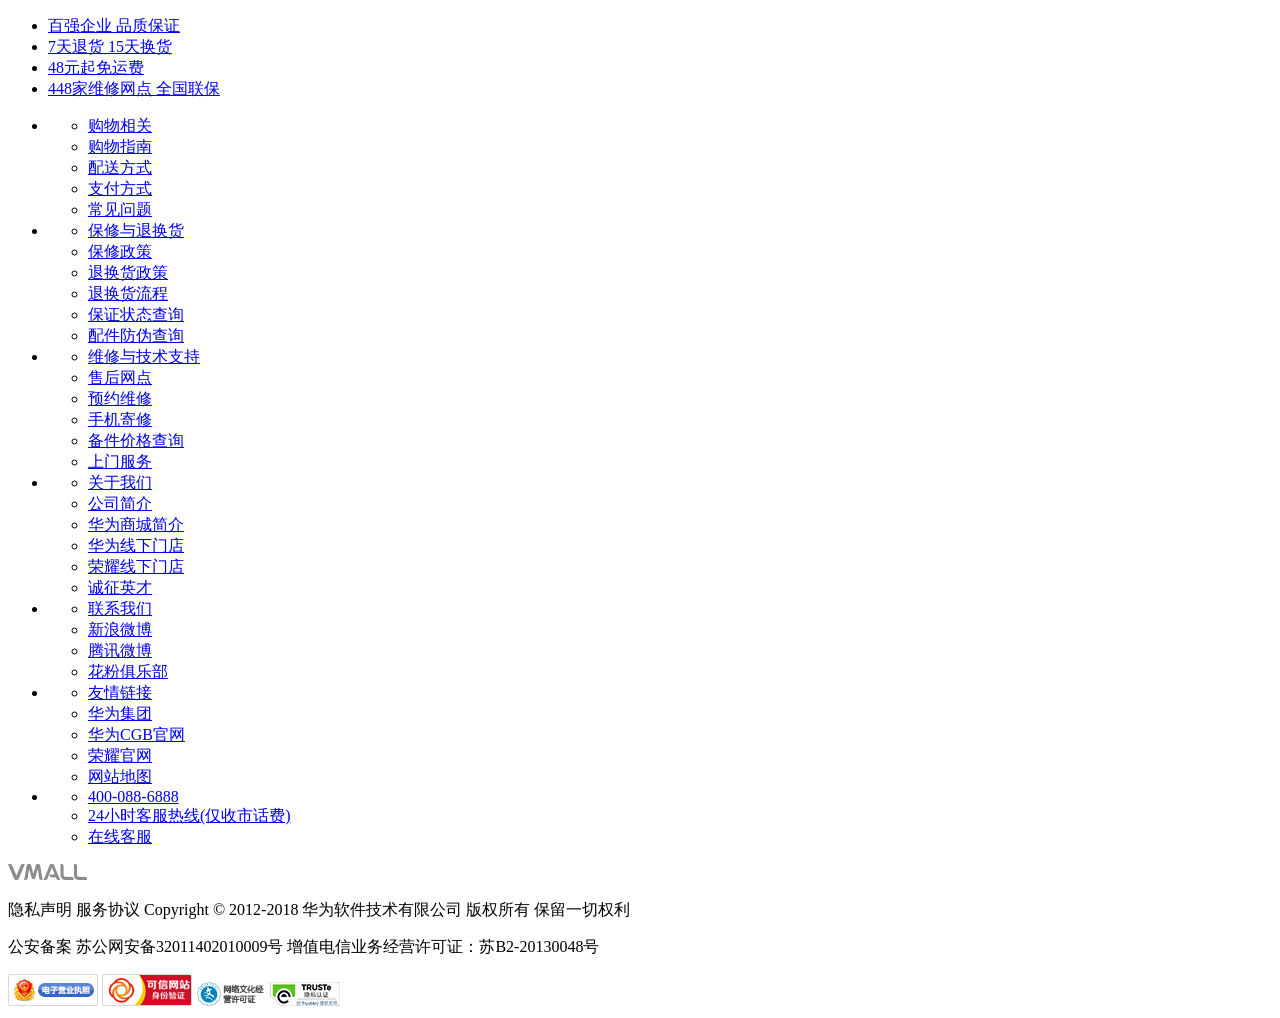
<file: public/footer.html>
<!DOCTYPE html>
<html lang='en'>
	<head>
		<meta charset='utf-8'>
		<title>华为商城底部</title>
	</head>
 <body>
		<div class='footer'>
			<div class='f_first'>
				<ul>
					<li>
						<a href="#">
							<div></div> 百强企业 品质保证
						</a>
					</li>
					<li>
						<a href="#">
							<div></div> 7天退货 15天换货
						</a>
					</li>
					<li>
						<a href="#">
							<div></div> 48元起免运费
						</a>
					</li>
					<li>
						<a href="#">
							<div></div> 448家维修网点 全国联保
						</a>
					</li>
				</ul>
			</div>
			<div class='f_second'>
				<ul>
					<li>
						<ul>
							<li>
								<a href="#">购物相关</a>
							</li>
							<li>
								<a href="#">购物指南</a>
							</li>
							<li>
								<a href="#">配送方式</a>
							</li>
							<li>
								<a href="#">支付方式</a>
							</li>
							<li>
								<a href="#">常见问题</a>
							</li>	
						</ul>
					</li>
					<li>
						<ul>
							<li>
								<a href="#">保修与退换货</a>
							</li>
							<li>
								<a href="#">保修政策</a>
							</li>
							<li>
								<a href="#">退换货政策</a>
							</li>
							<li>
								<a href="#">退换货流程</a>
							</li>
							<li>
								<a href="#">保证状态查询</a>
							</li>
							<li>
								<a href="#">配件防伪查询</a>
							</li>
						</ul>
					</li>
					<li>
						<ul>
							<li>
								<a href="#">维修与技术支持</a>
							</li>
							<li>
								<a href="#">售后网点</a>
							</li>
							<li>
								<a href="#">预约维修</a>
							</li>
							<li>
								<a href="#">手机寄修</a>
							</li>
							<li>
								<a href="#">备件价格查询</a>
							</li>
							<li>
								<a href="#">上门服务</a>
							</li>
						</ul>
					</li>
					<li>
						<ul>
							<li>
								<a href="#">关于我们</a>
							</li>
							<li>
								<a href="#">公司简介</a>
							</li>
							<li>
								<a href="#">华为商城简介</a>
							</li>
							<li>
								<a href="#">华为线下门店</a>
							</li>
							<li>
								<a href="#">荣耀线下门店</a>
							</li>
							<li>
								<a href="#">诚征英才</a>
							</li>
						</ul>
					</li>
					<li>
						<ul>
							<li>
								<a href="#">联系我们</a>
							</li>
							<li>
								<a href="#">新浪微博</a>
							</li>
							<li>
								<a href="#">腾讯微博</a>
							</li>
							<li>
								<a href="#">花粉俱乐部</a>
							</li>
						</ul>
					</li>
					<li>
						<ul>
							<li>
								<a href="#">友情链接</a>
							</li>
							<li>
								<a href="#">华为集团</a>
							</li>
							<li>
								<a href="#">华为CGB官网</a>
							</li>
							<li>
								<a href="#">荣耀官网</a>
							</li>
							<li>
								<a href="#">网站地图</a>
							</li>
						</ul>
					</li>
					<li>
						<ul>
							<li>
								<a href="#"><i class='fa fa-phone'></i> 400-088-6888</a>
							</li>
							<li>
								<a href="#">24小时客服热线(仅收市话费)</a>
							</li>
							<li>
								<a href="#">
									<i class='fa fa-commenting-o'></i> 在线客服
								</a>
							</li>
						</ul>
					</li>
				</ul>
			</div>
		</div>
		<div class='footer2'>
			<div class='f2_content'>
				<img src="img/flogo.png">
				<p>
					隐私声明 服务协议 Copyright © 2012-2018 华为软件技术有限公司 版权所有 保留一切权利
				</p>
				<p>
					公安备案 苏公网安备32011402010009号 增值电信业务经营许可证：苏B2-20130048号
				</p>
				<img src="img/f2.png">
				<img src="img/f3.png">
				<img src="img/f4.png">
				<img src="img/f1.jpg">
			</div>
		</div>
 </body>
</html>
</file>
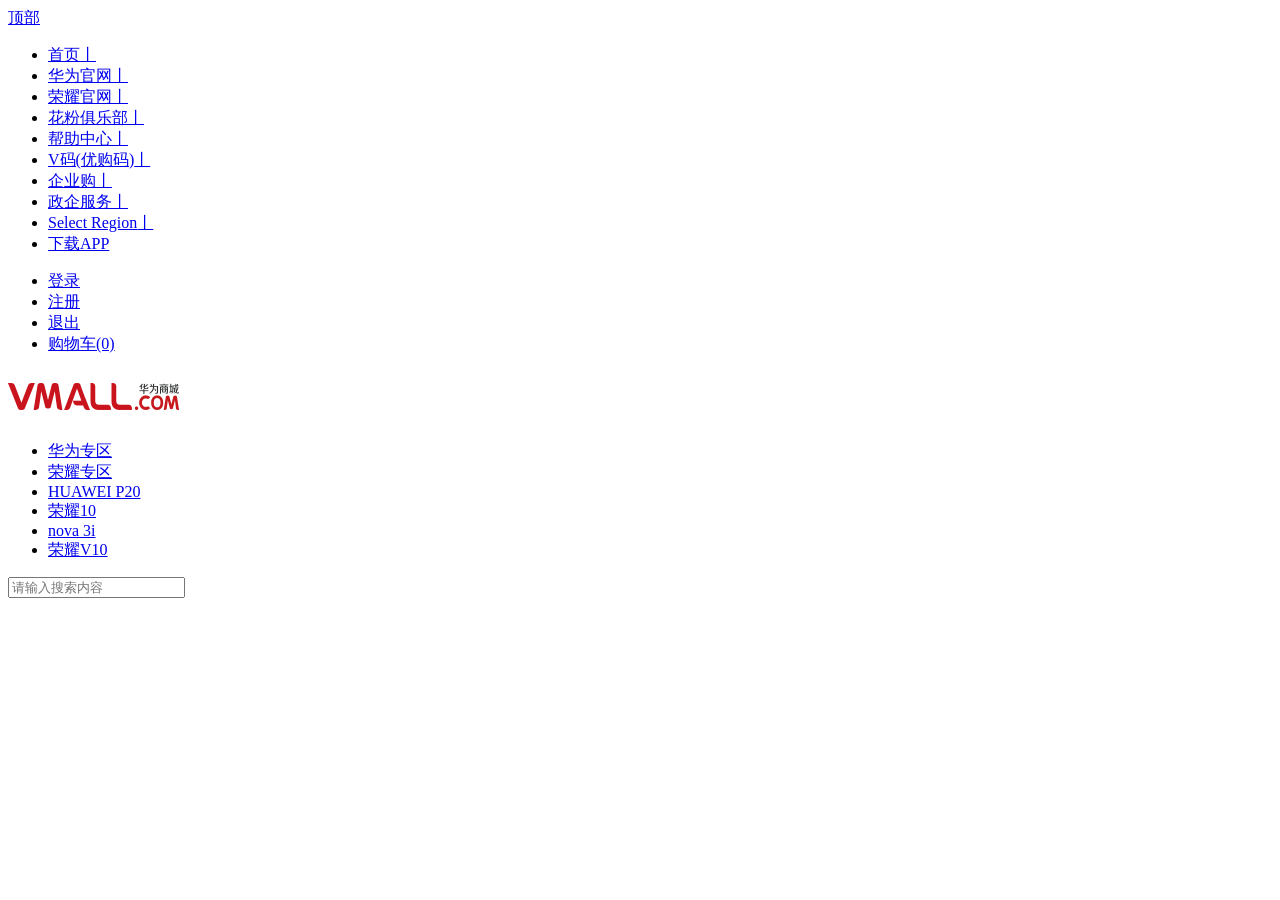
<file: public/header.html>
<!DOCTYPE html>
<html lang='en'>
	<head>
		<meta charset='utf-8'>
		<title>华为商城头部</title>
	</head>
 <body>
	<div class="header">
			<!--返回顶部-->
			<div class='backtop'>
				<a href="#">顶部</a>
			</div>
			<div class='head'>
				<div class='header_content'>
					<div class='h_left'>
						<ul>
							<li>
								<a href="#">
									首页<span>丨</span>
								</a>
							</li>
							<li>
								<a href="#">
									华为官网<span>丨</span>
								</a>
							</li>
							<li>
								<a href="#">
									荣耀官网<span>丨</span>
								</a>
							</li>
							<li>
								<a href="#">
									花粉俱乐部<span>丨</span>
								</a>
							</li>
							<li>
								<a href="#">
									帮助中心<span>丨</span>
								</a>
							</li>
							<li>
								<a href="#">
									V码(优购码)<span>丨</span>
								</a>
							</li>
							<li>
								<a href="#">
									企业购<span>丨</span>
								</a>
							</li>
							<li>
								<a href="#">
									政企服务<span>丨</span>
								</a>
							</li>
							<li>
								<a href="#">
									Select Region<span>丨</span>
								</a>
							</li>
							<li onmouseover='showDownload();' onmouseout='hideDownload();'>
								<a href="#">
									下载APP <i class='fa fa-caret-down'></i>
								</a>
							</li>
						</ul>
					</div>
					<div class='h_right'>
						<ul>
							<li>
								<a href="#" id='wellogin2'>
									<i class='fa fa-user'></i> <span id='userinfo2'></span>
								</a>
								<a href="#" id='wellogin' onclick='showOrHideLogin(1);return false;' >
									<i class='fa fa-user'></i> <span id='userinfo'>登录</span>
								</a>
								
							</li>
							<li id='init2'>
								<a href="register.html" target='_blank'>
									<i class='fa fa-registered'></i> 注册
								</a>
							</li>
							<li class='init' id='init'>
								<a href="#" onclick='delCookie();return false;'>
									<i class='fa fa-power-off' style='color:#ca141d;'></i> 退出
								</a>
							</li>
							<li>
								<a href="#">
									<i class='fa fa-shopping-cart'></i> 购物车(0)
								</a>
							</li>
						</ul>
					</div>
				</div>
				<div class='header_content2'>
					<div><a href="index.html"><img src="img/logo.png"></a></div>
					<div class='h2_center'>
						<ul>
							<li>
								<a href="list.html">华为专区</a>
							</li>
							<li>
								<a href="list.html">荣耀专区</a>
							</li>
							<li>
								<a href="list.html">HUAWEI P20</a>
							</li>
							<li>
								<a href="list.html">荣耀10</a>
							</li>
							<li>
								<a href="list.html">nova 3i</a>
							</li>
							<li>
								<a href="list.html">荣耀V10</a>
							</li>
						</ul>
					</div>
					<div class='h2_right'>
						<input type="text" id='sraech' placeholder="请输入搜索内容">	
						<a href="#">
							<i class='fa fa-search'></i>
						</a>
					</div>
				</div>
			</div>	
		</div>
 </body>
</html>
</file>
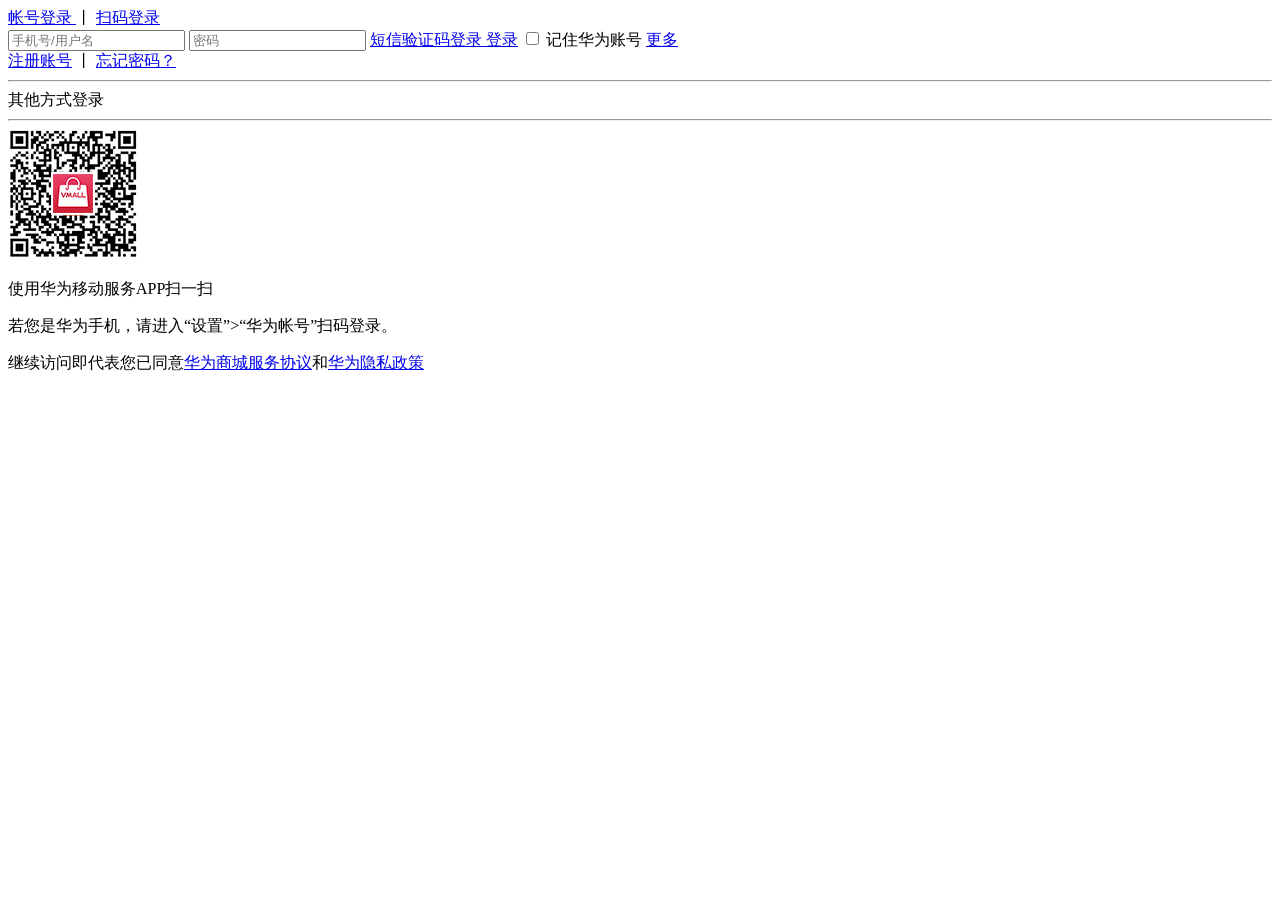
<file: public/login.html>
<!DOCTYPE html>
<html lang='en'>
	<head>
		<meta charset='utf-8'>
		<title>登录</title>
	</head>
	<body>	
		<!--登录界面-->
		<div class='login_back' id='loginback'></div>
		<div class='login' id='login'>
			<div class='login_header'>
				<a href="#" onclick='showOrHideLogin(0);return false;'>
					<i class='fa fa-close'></i>
				</a>
			</div>
			<div class='login_body'>
				<div class='login_title'>
					<a href="#" onclick='selectLogin(1);return false;'>
						<span id='ulogin'>帐号登录</span>
					</a>
					<span>丨</span>	
					<a href="#" onclick='selectLogin(2);return false;'>
						<span id='plogin'>扫码登录</span>
					</a>
				</div>
				<span id='errorinfo'></span>
				<div class='login_input' id='login_input'>
					<input type="text" name='user' id='user' placeholder='手机号/用户名'>
					<input type="password" name='pwd' id='pwd' placeholder='密码'>
					<a href="#">
						<i class='fa fa-mobile'></i> 
						<span>短信验证码登录</span>
					</a>
					<a href="#" onclick='checkLogin();return false;'>登录</a>
					<input type="checkbox">
					<span>记住华为账号</span>	
					<a href="#">更多</a>
					<div class='reg_for'>
						<a href="#"><span>注册账号</span></a>
						<span>丨</span>	
						<a href="#"><span>忘记密码？</span></a>
					</div>
					<div class='otherlogin'>
						<hr>
						<span>其他方式登录</span>
						<hr>
						<a href="#"><i class='fa fa-qq'></i></a>
						<a href="#"><i class='fa fa-wechat'></i></a>
						<a href="#"><i class='fa fa-weibo'></i></a>
					</div>
				</div>
				<div class='login_input2' id='login_input2'>
					<img src="img/ewm.png">
					<p>使用<span>华为移动服务APP</span>扫一扫</p>
					<p>若您是华为手机，请进入“设置”>“华为帐号”扫码登录。</p>
				</div>
			</div>
			<div class='login_foot'>
				<p>
					继续访问即代表您已同意<a href="#">华为商城服务协议</a>和<a href="#">华为隐私政策</a>
				</p>
			</div>
		</div>
	</body>
</html>
</file>
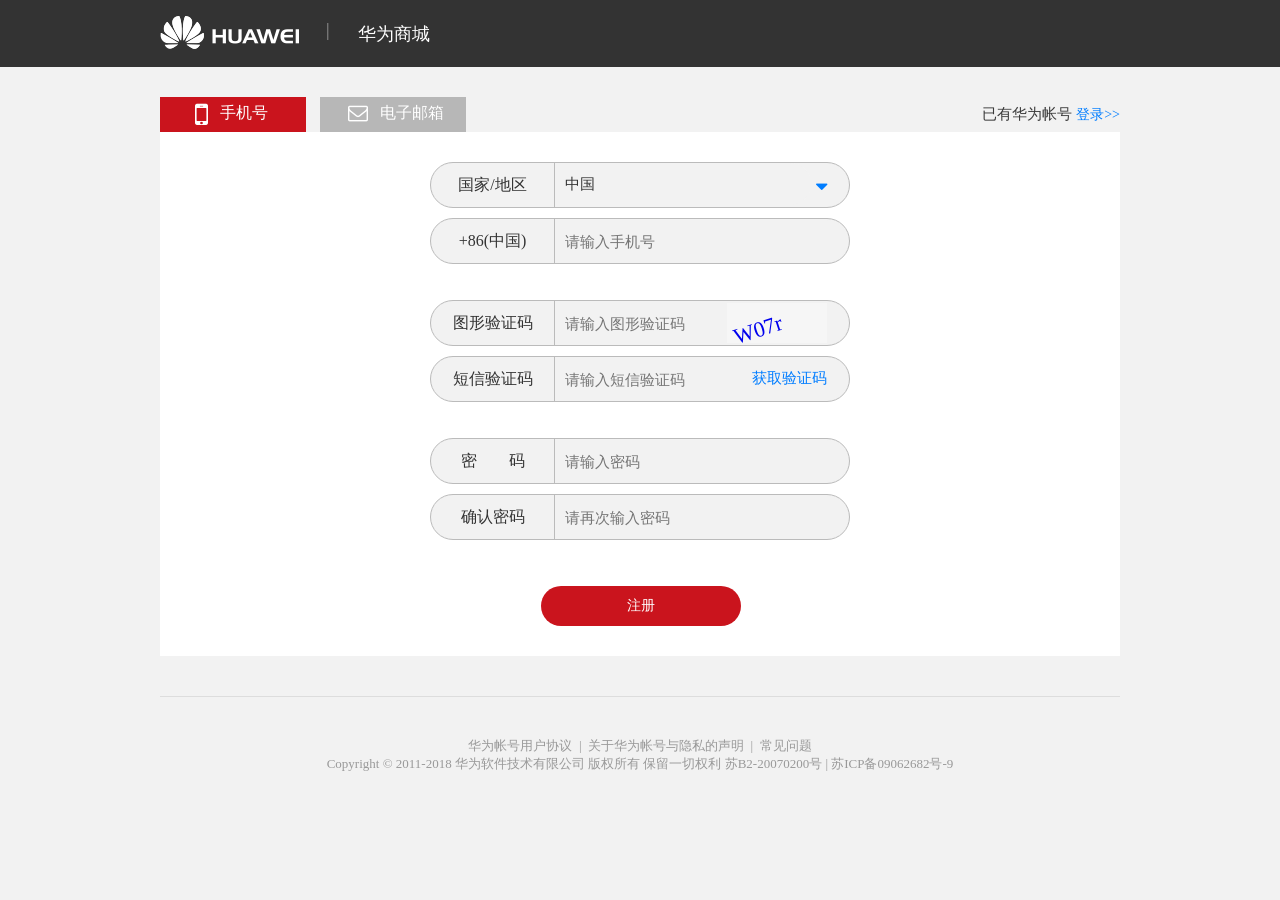
<file: public/register.html>
<!doctype html>
<html lang="en">
<head>
  <meta charset="UTF-8">
  <link rel="stylesheet" href="font-awesome-4.7.0/css/font-awesome.min.css">
  <link rel="stylesheet" href="css/register.css">
  <script src='js/checknum.js'></script>	
  <title>HUAWEI注册</title>
</head>
<body onload='getCheckNum();'>
	<div class='regheader'>
		<div class='head'>
			<a href="index.html"><img src="img/reg_logo.png" /></a>
			<span>|</span>
			<span>华为商城</span>
		</div>
		<div class='regnav'>
			<a href="#">
				<i class='fa fa-mobile'></i> 
				<span>手机号</span>
			</a>
			<a href="#">
				<i class='fa fa-envelope-o'></i>
				<span>电子邮箱</span>
			</a>
			<div class='regtitle'>
				已有华为帐号 <a href="#">登录&gt;&gt;</a>
			</div>
		</div>
		<div class='regbody'>
			<div class='reginput'>
				<div class='rinput'> 
					<span>国家/地区</span>
					<input type="text" value='中国' id='area'>
					<a href="#"><i class='fa fa-sort-desc'></i></a>
				</div>
				<div class='rinput'> 
					<span>+86(中国)</span>
					<input type="text" placeholder='请输入手机号' id='telnum'>
				</div>
				<div class='rinput'> 
					<span>图形验证码</span>
					<input type="text" placeholder='请输入图形验证码' id='checknum'>
					<div>
						<a href="#" id='getnum' title='看不清楚，换一张' onclick='getCheckNum();return false;'></a>
					</div>
				</div>
				<div class='rinput'>
					<span>短信验证码</span>
					<input type="text" placeholder='请输入短信验证码' id='checknum2'>
					<a href="#">获取验证码</a>
				</div>
				<div class='rinput'>
					<span>密&nbsp;&nbsp;&nbsp;&nbsp;&nbsp;&nbsp;&nbsp;&nbsp;码</span>
					<input type="password" placeholder='请输入密码' id='pwd'>
				</div>
				<div class='rinput'> 
					<span>确认密码</span>
					<input type="password" placeholder='请再次输入密码' id='pwd2'>
				</div>
				<a href="#" class='regbtn'>注册</a>
			</div>
		</div>
		<hr>
		<div class='regfooter'>
			<p>华为帐号用户协议&nbsp;&nbsp;|&nbsp;&nbsp;关于华为帐号与隐私的声明&nbsp;&nbsp;|&nbsp;&nbsp;常见问题</p>
			<p>Copyright © 2011-2018  华为软件技术有限公司  版权所有  保留一切权利  苏B2-20070200号 | 苏ICP备09062682号-9</p>
		</div>
	</div>
 </body>
</html>
</file>
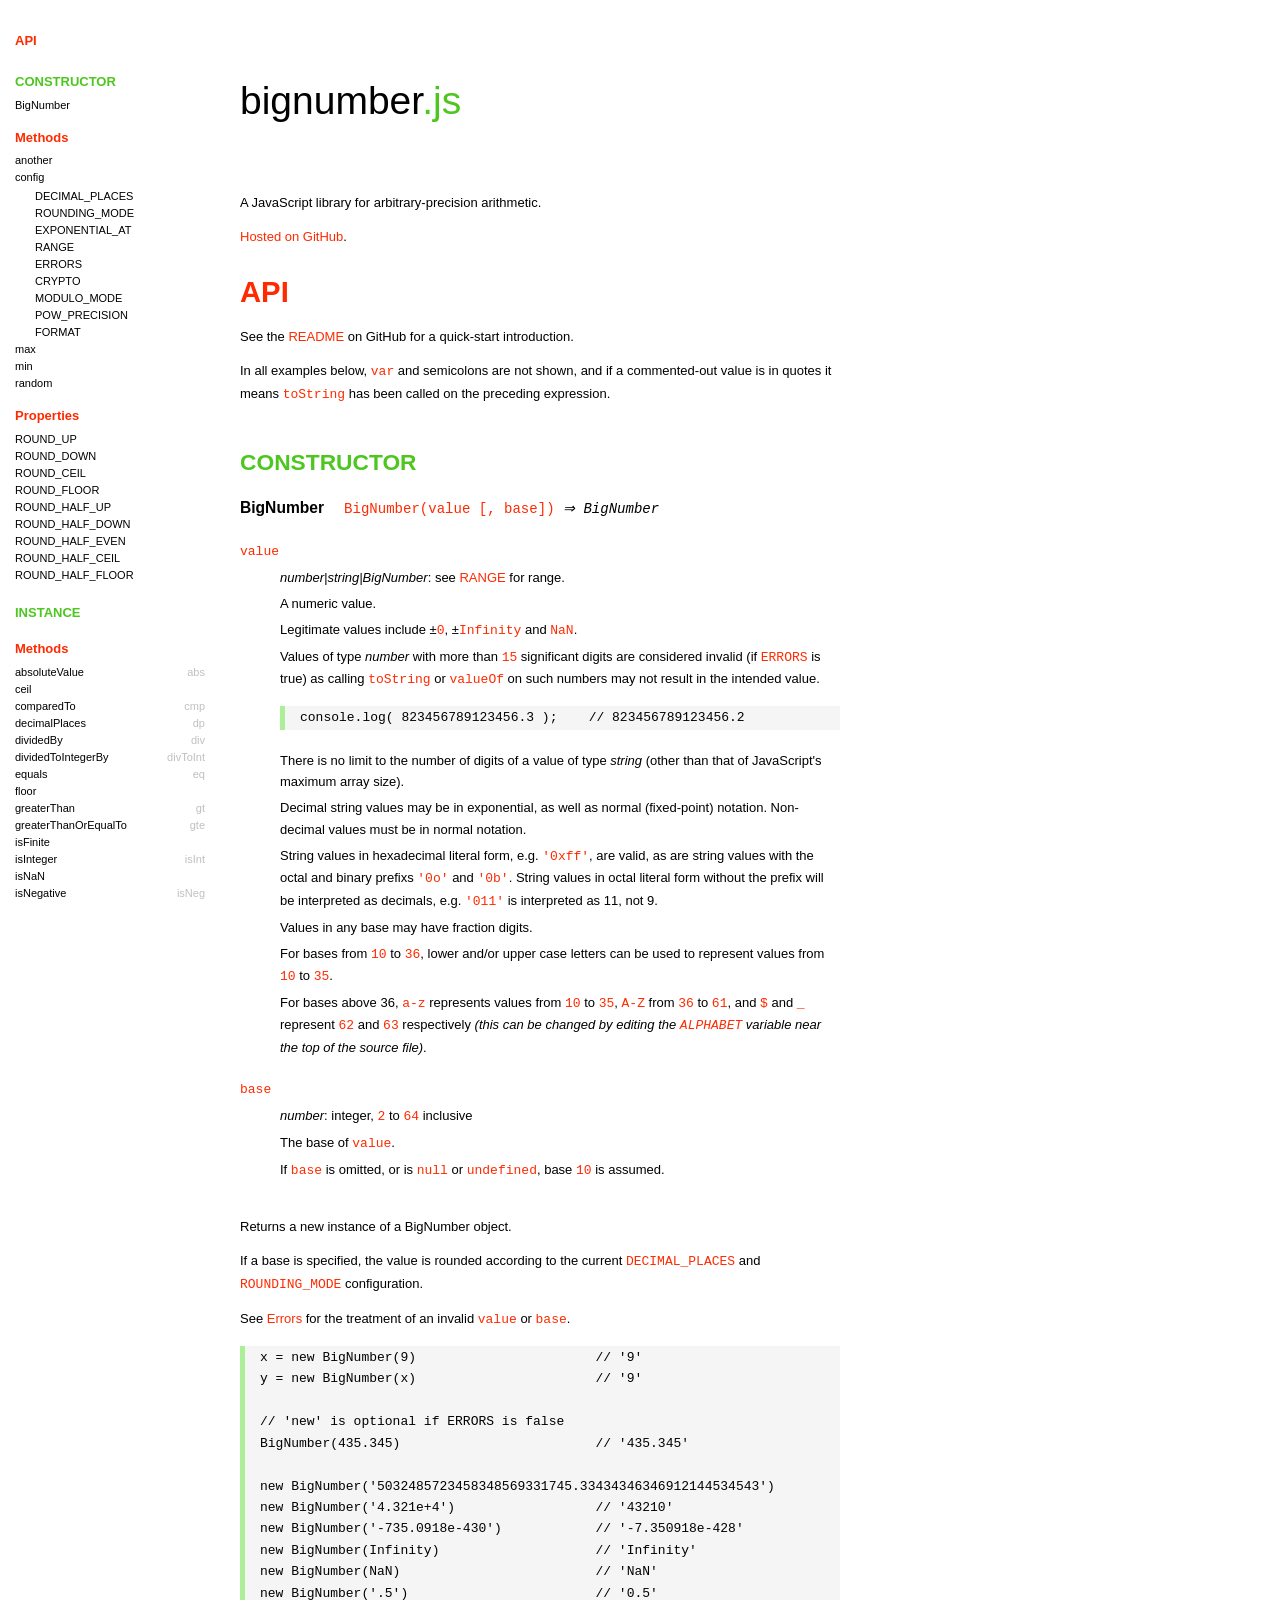
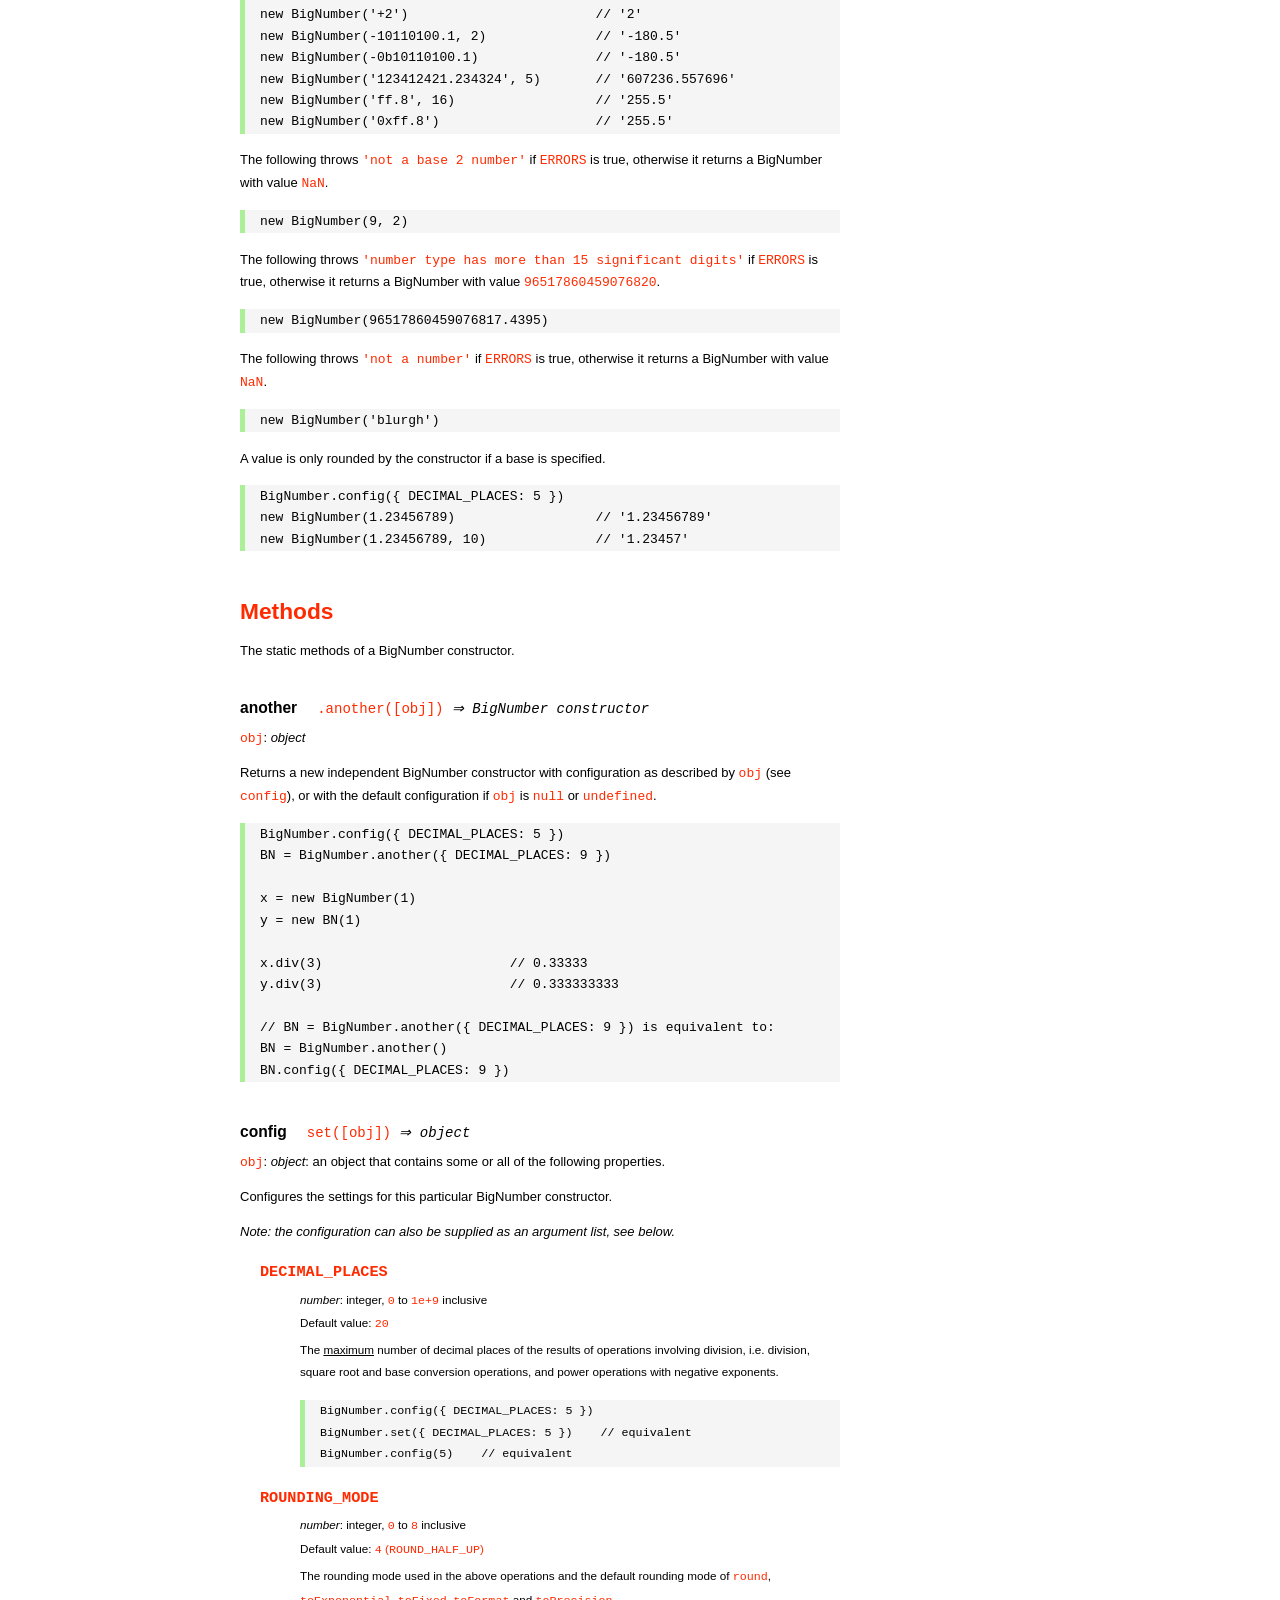
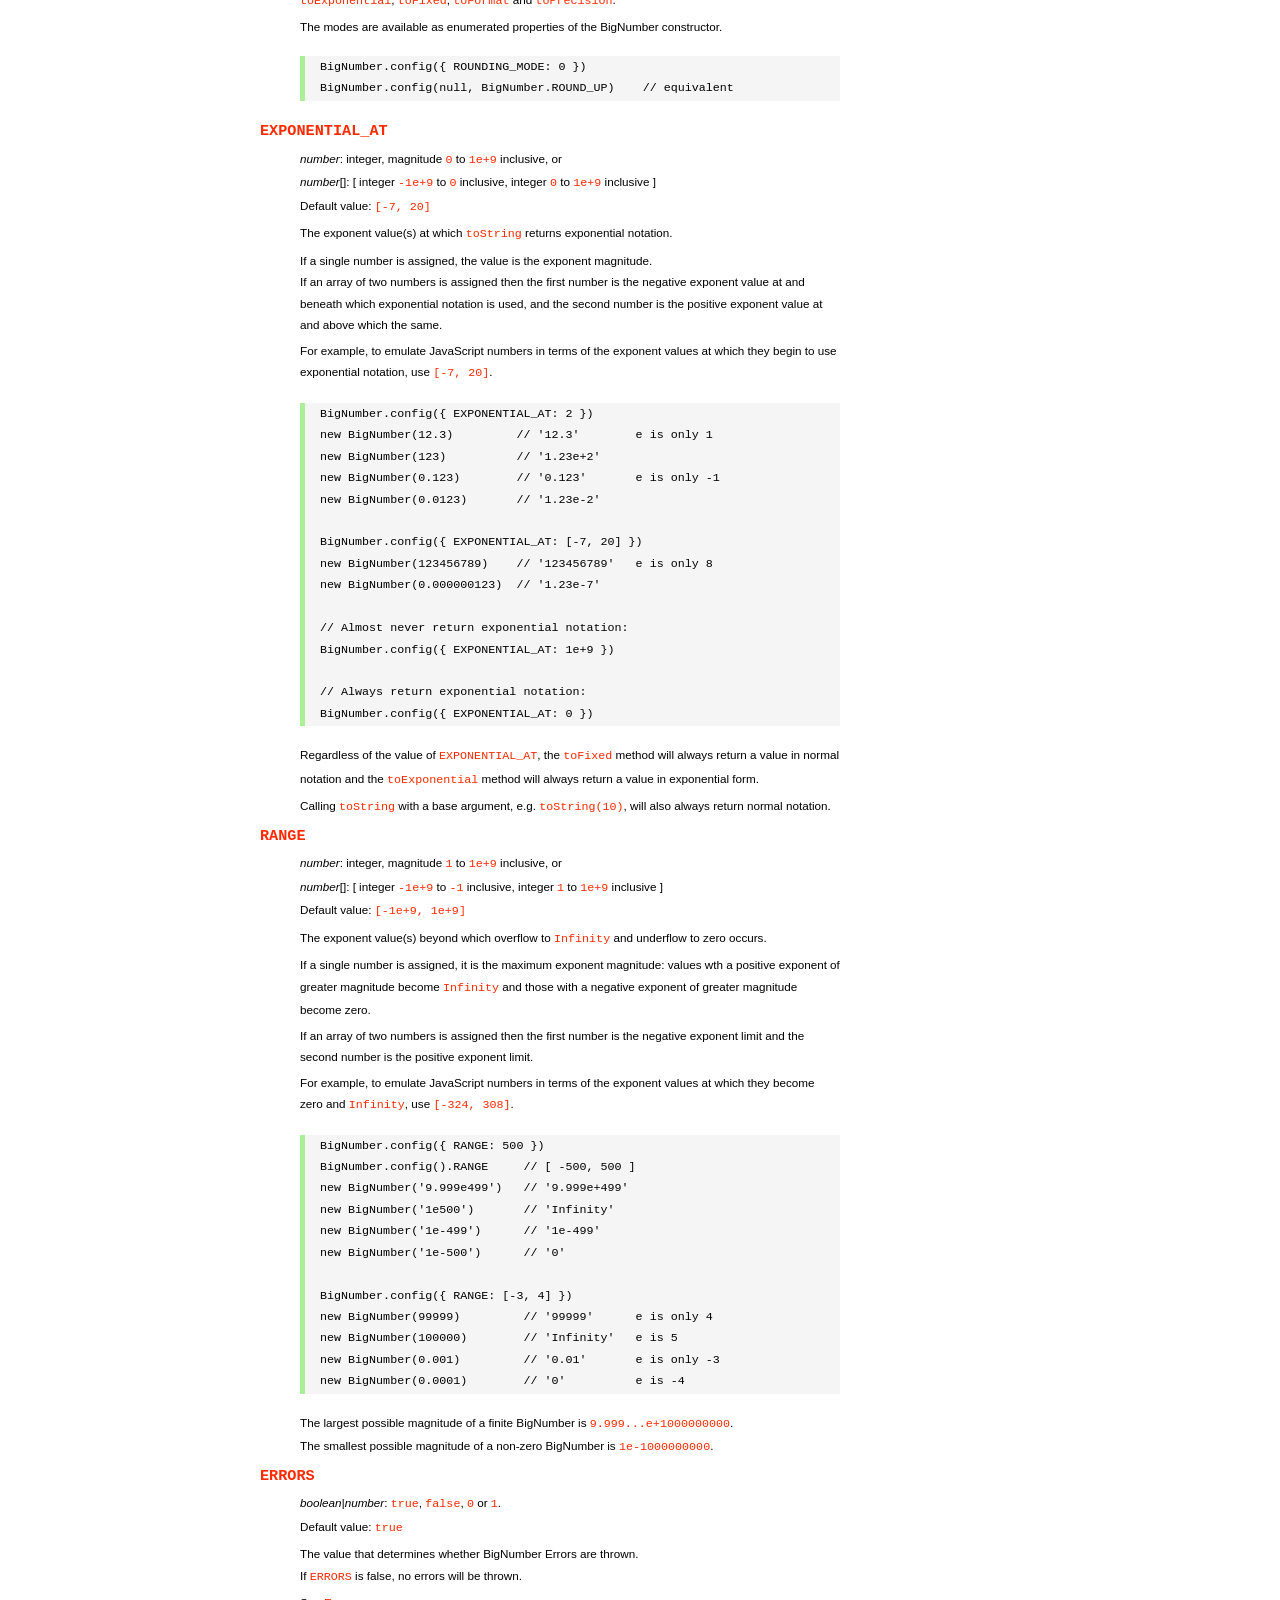
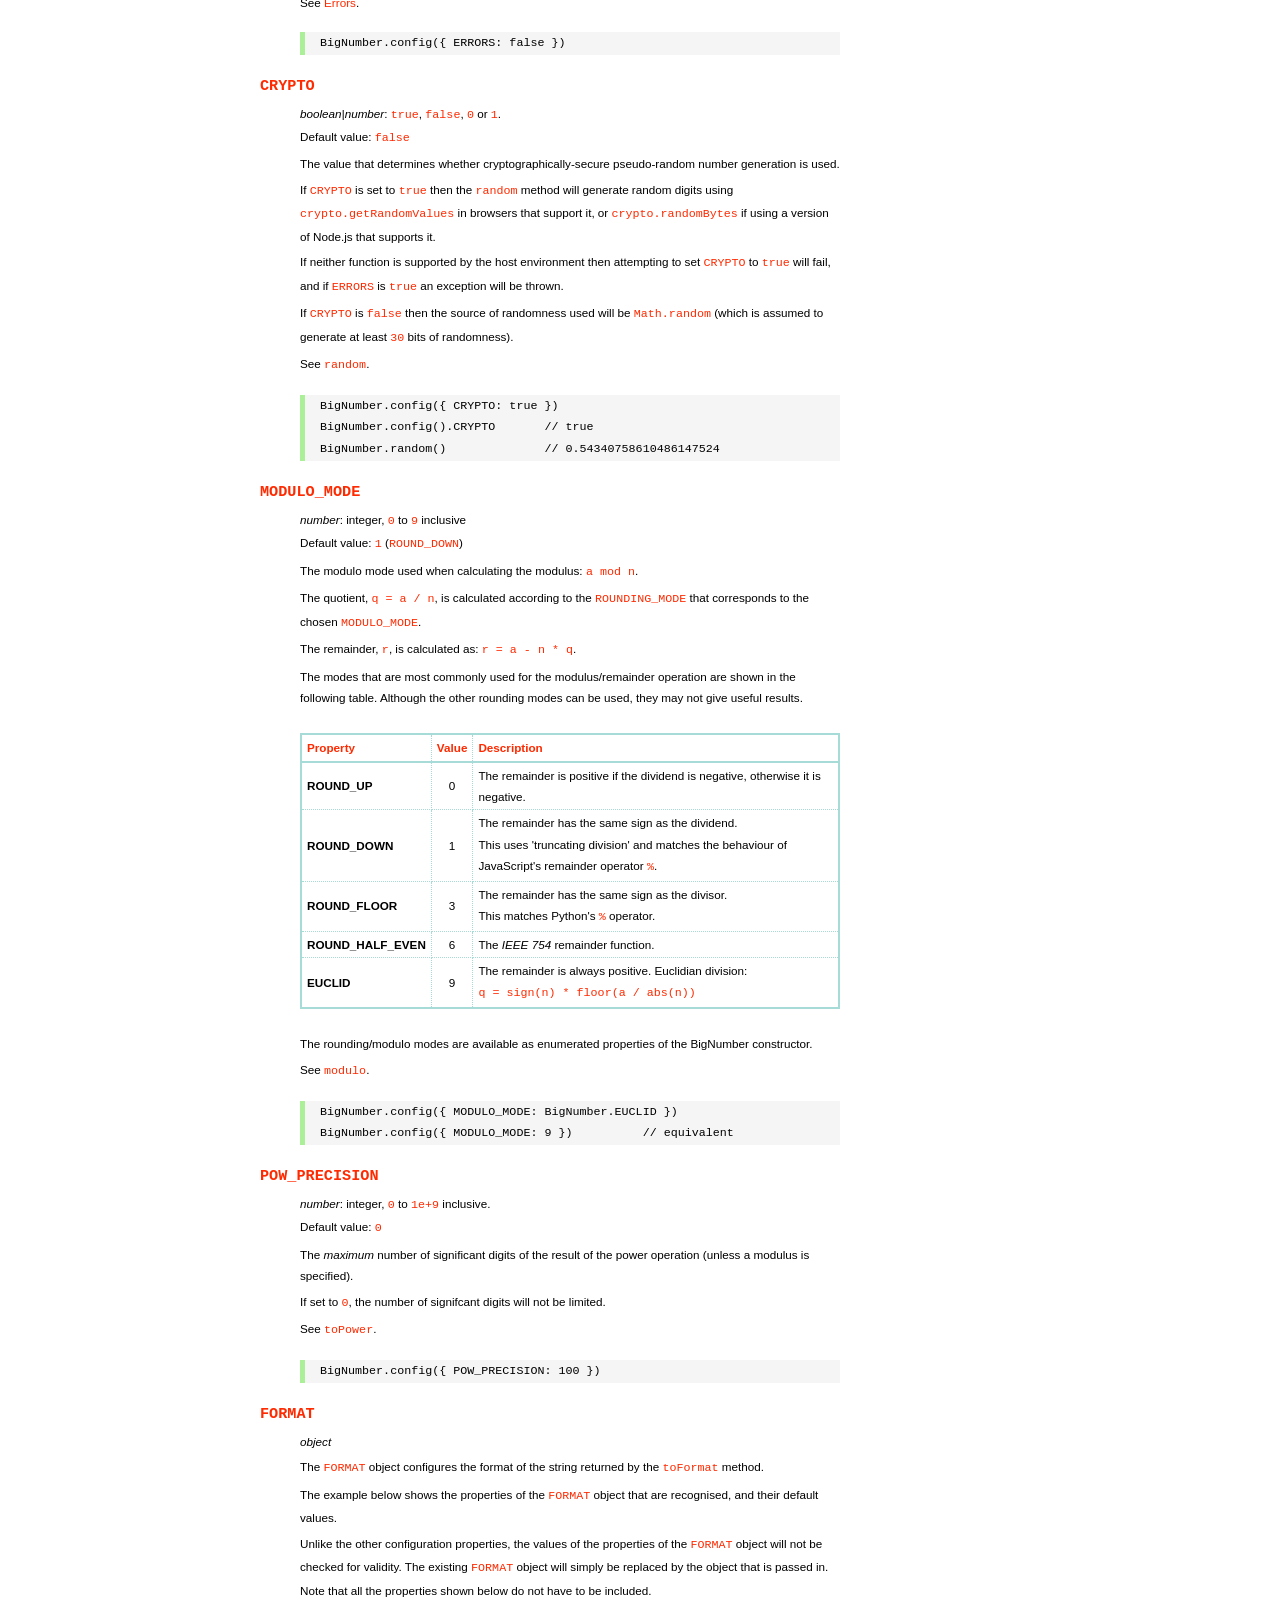
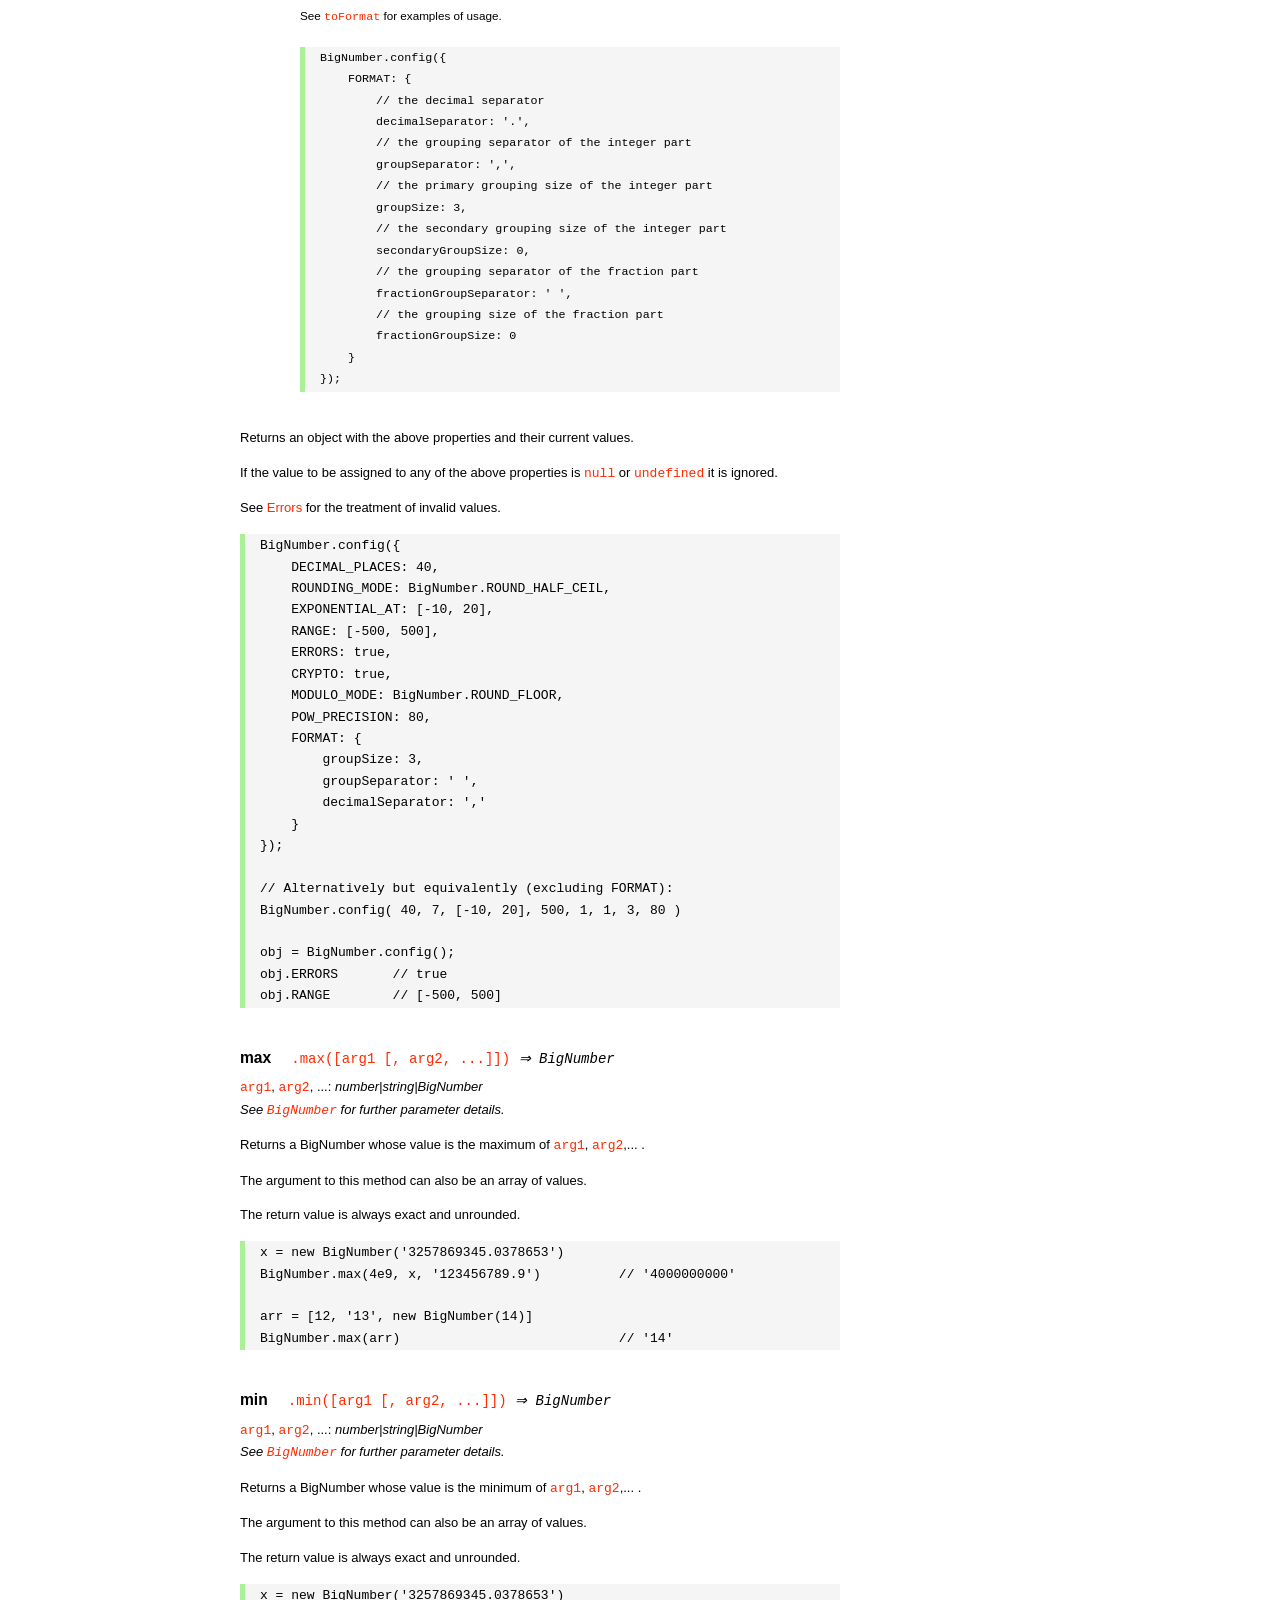
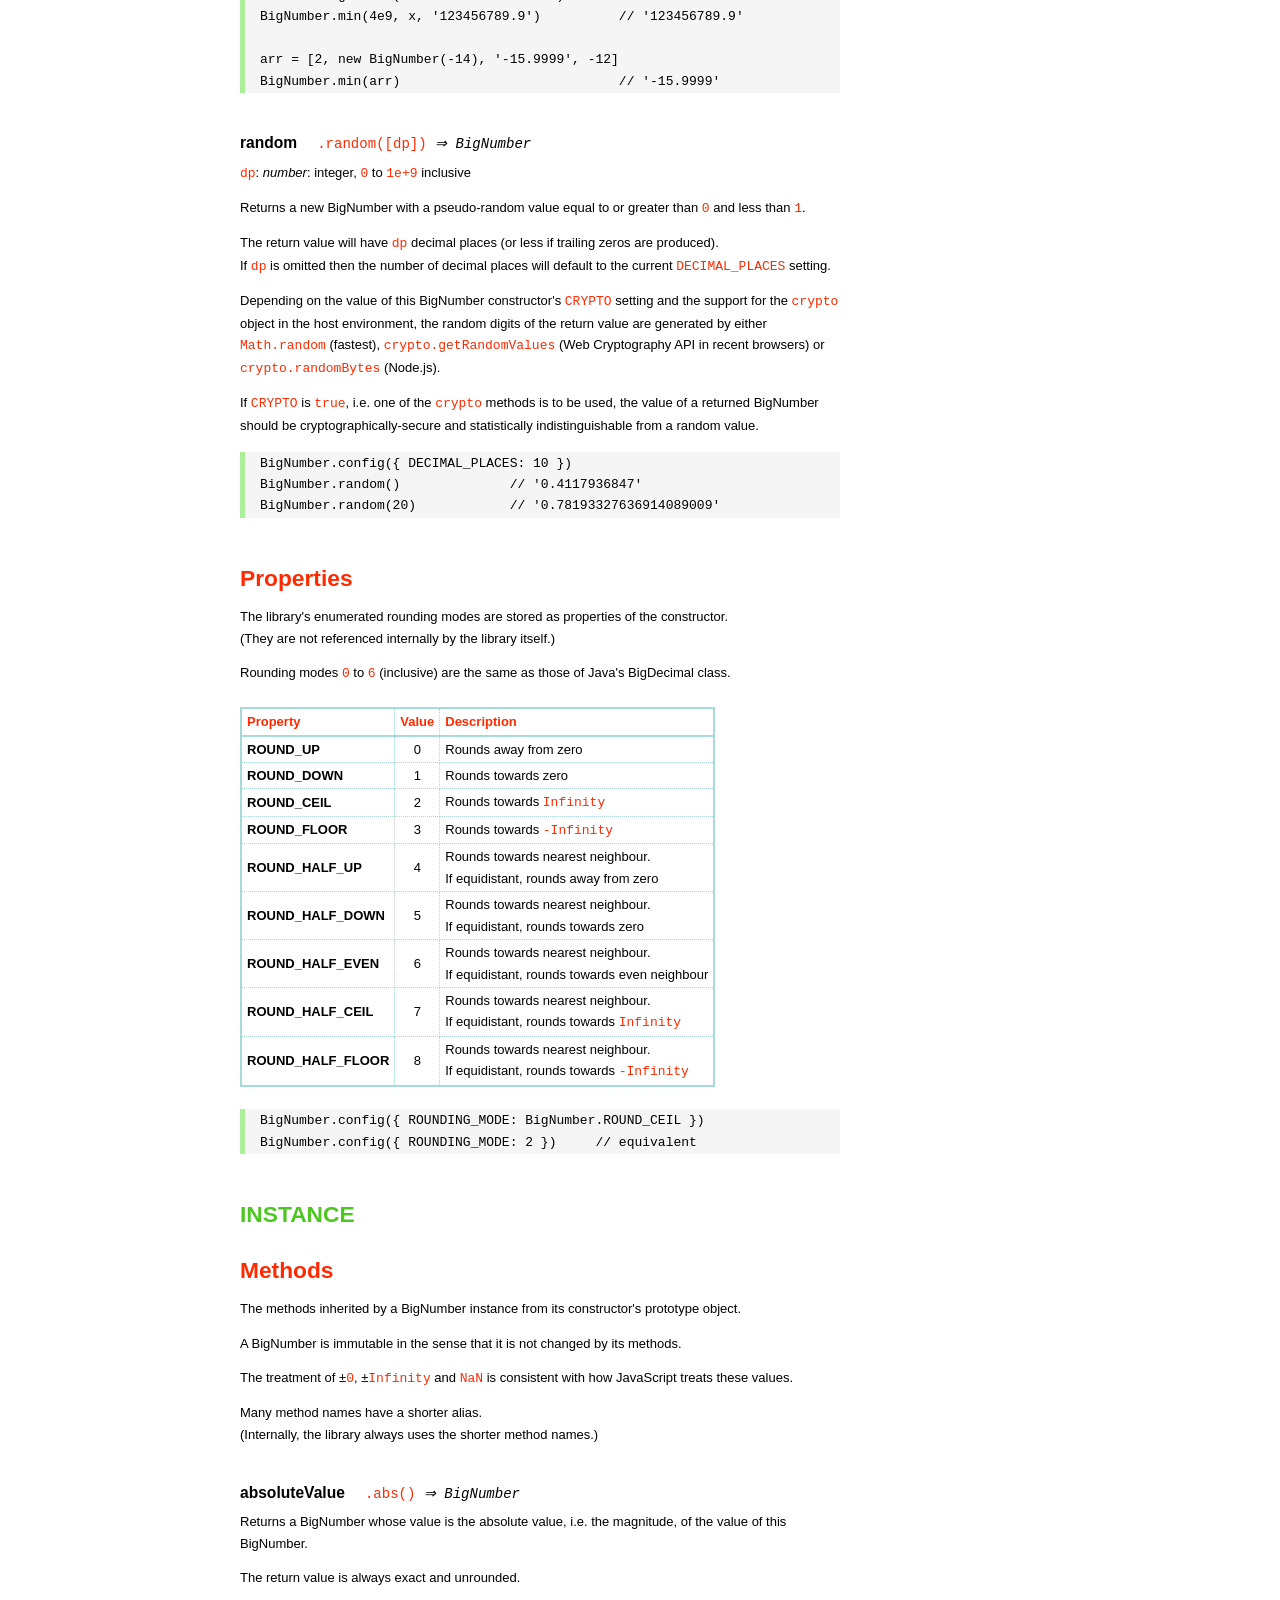
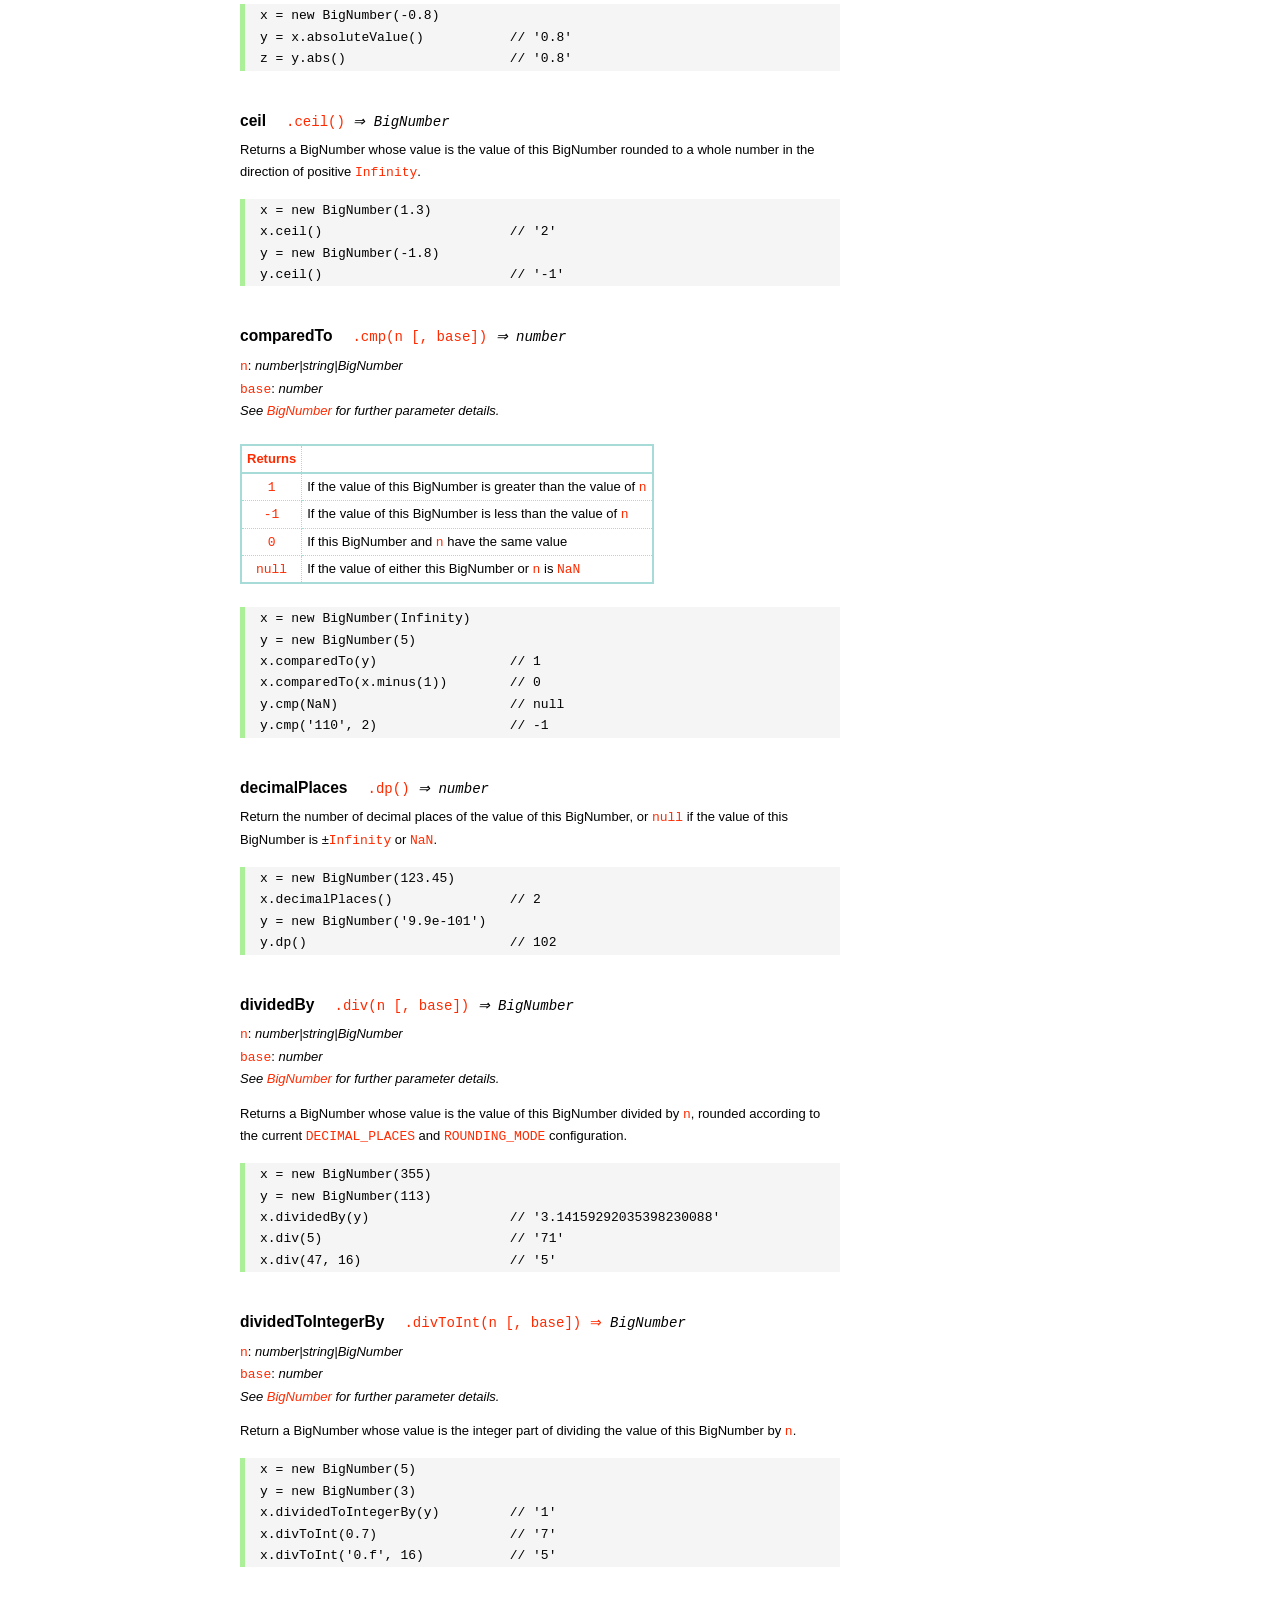
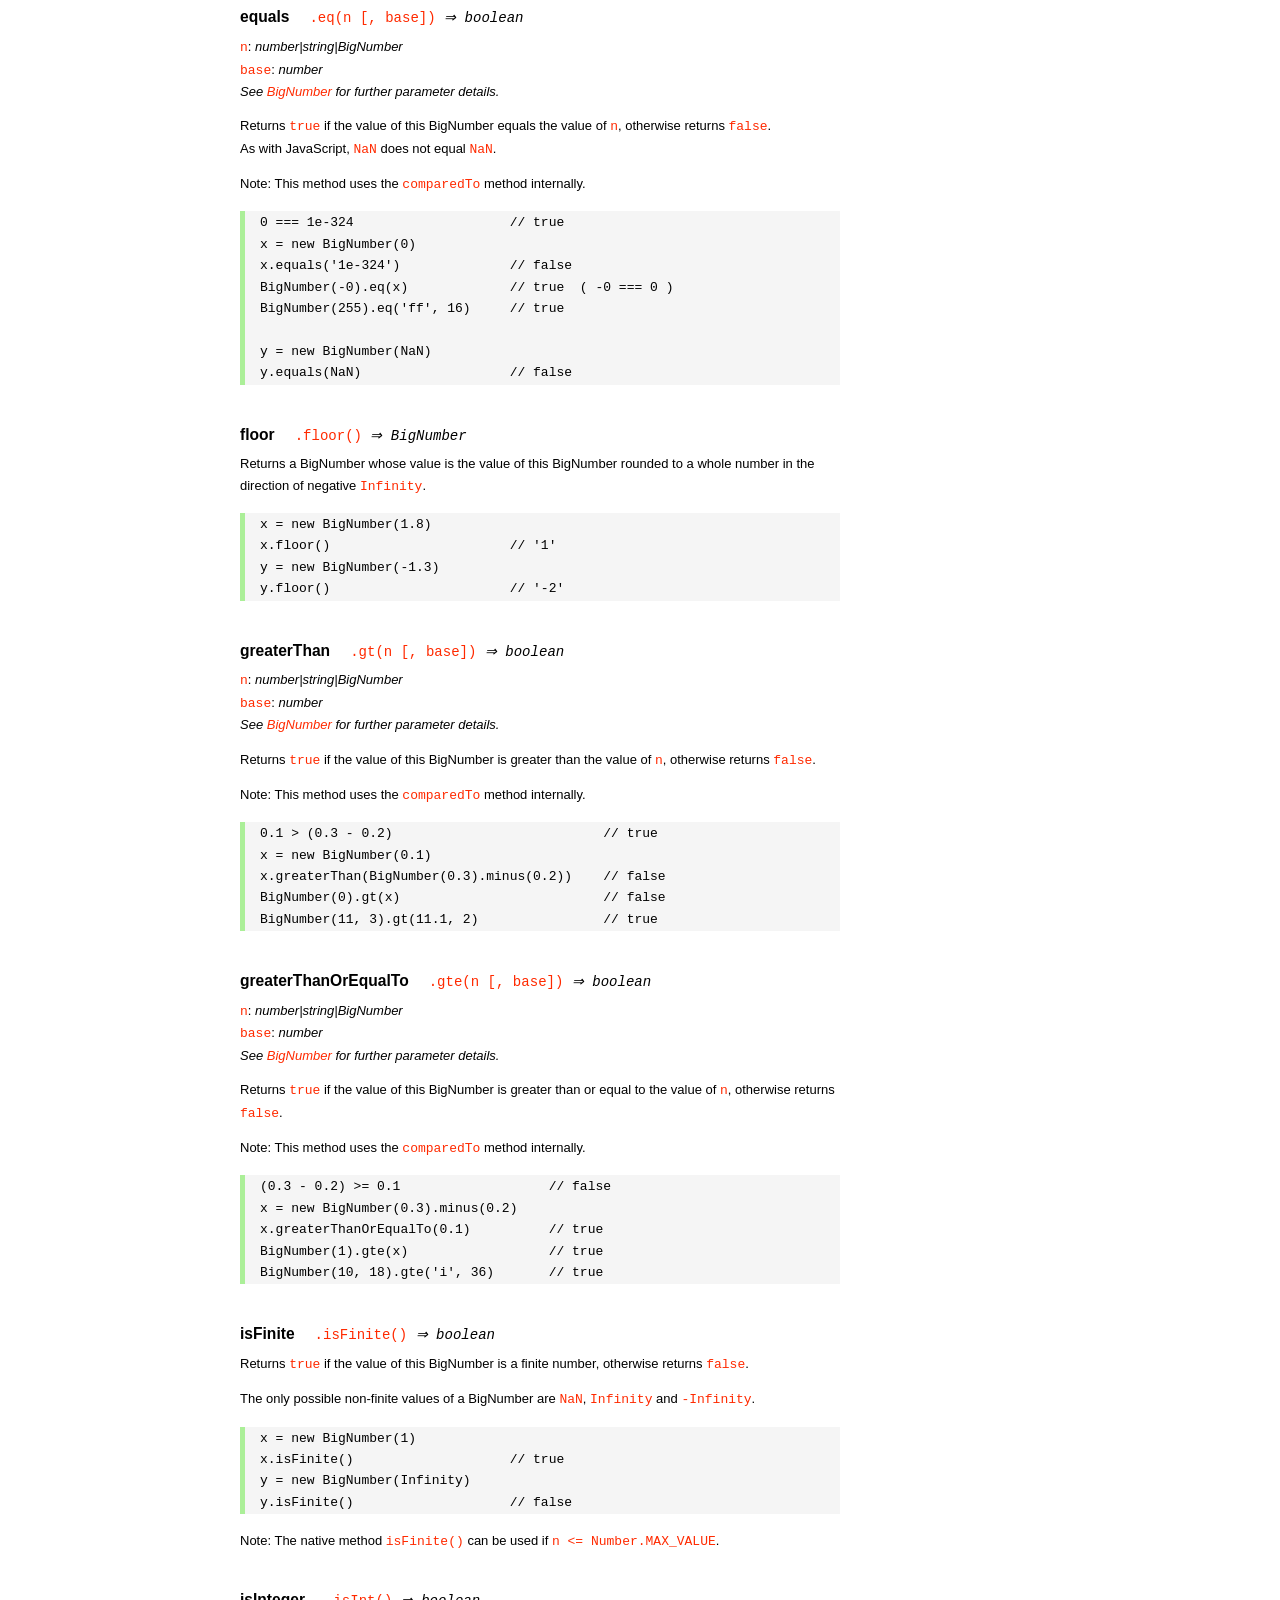
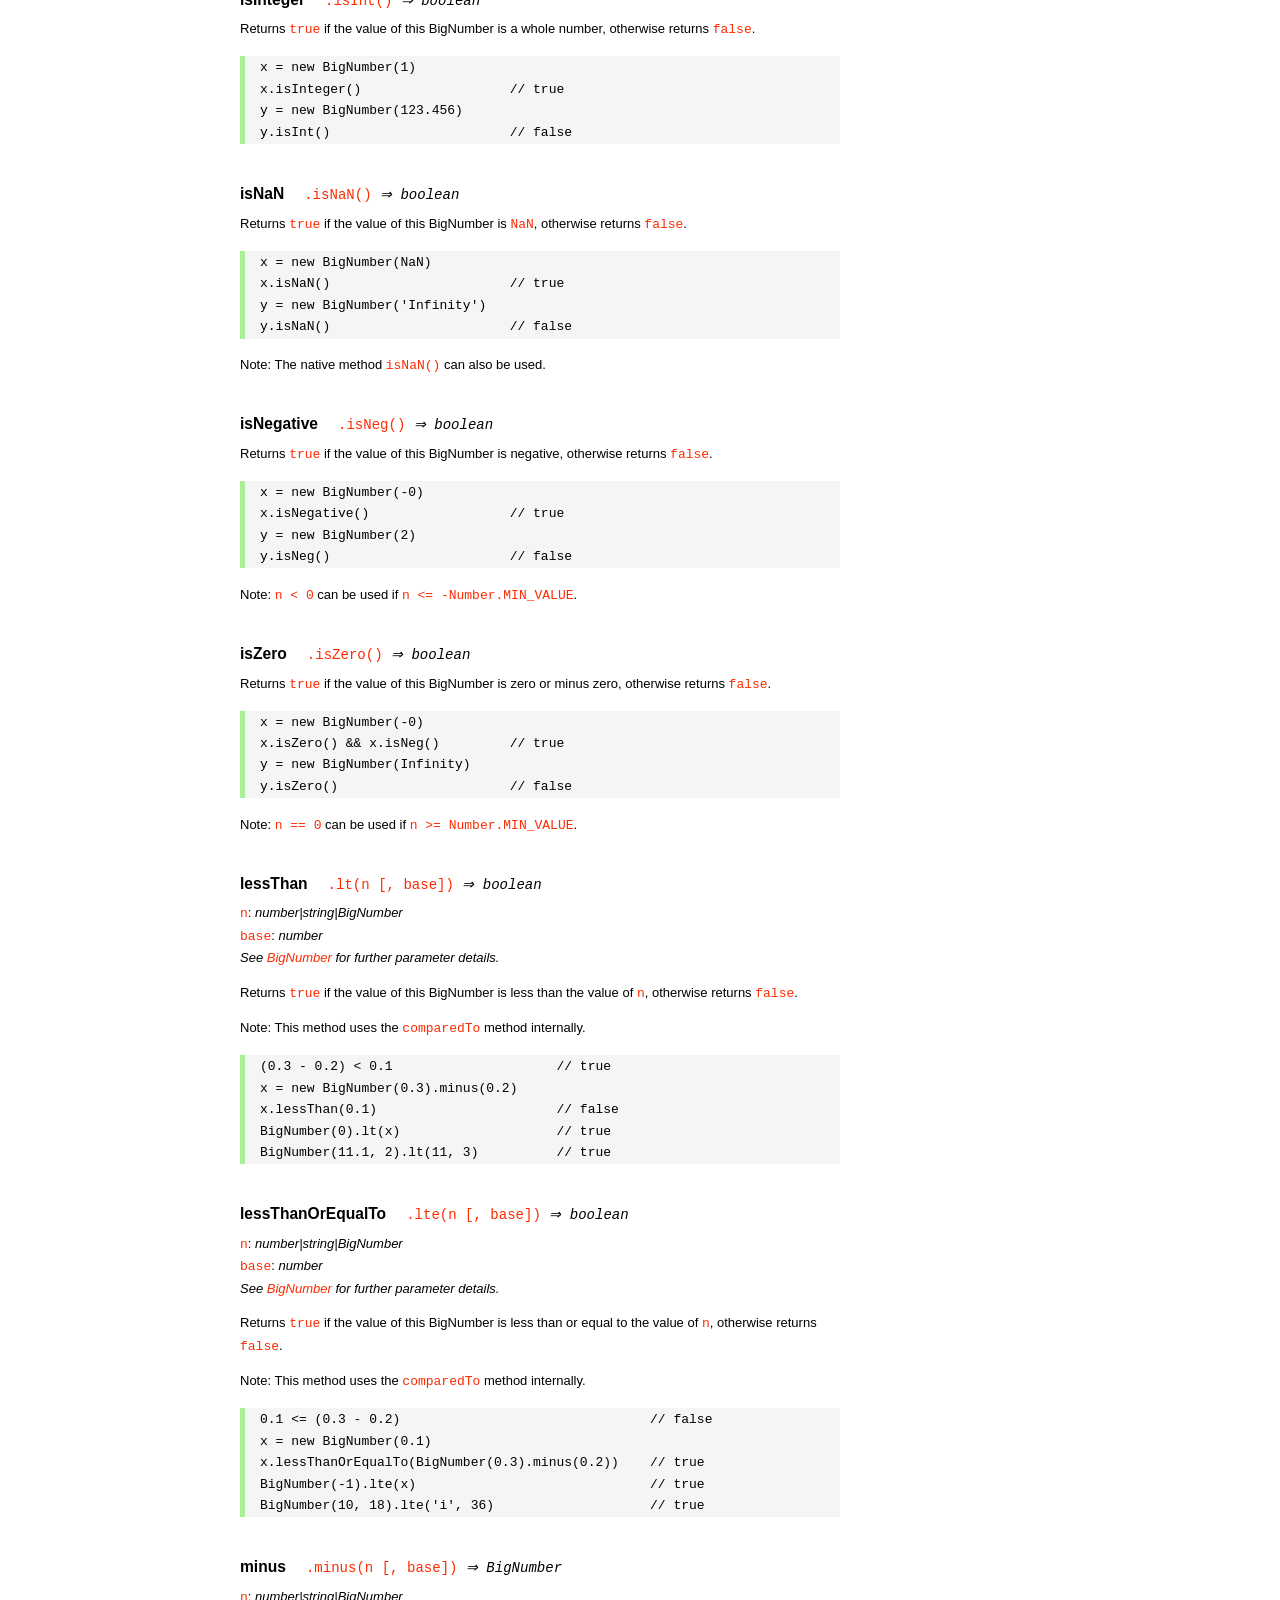
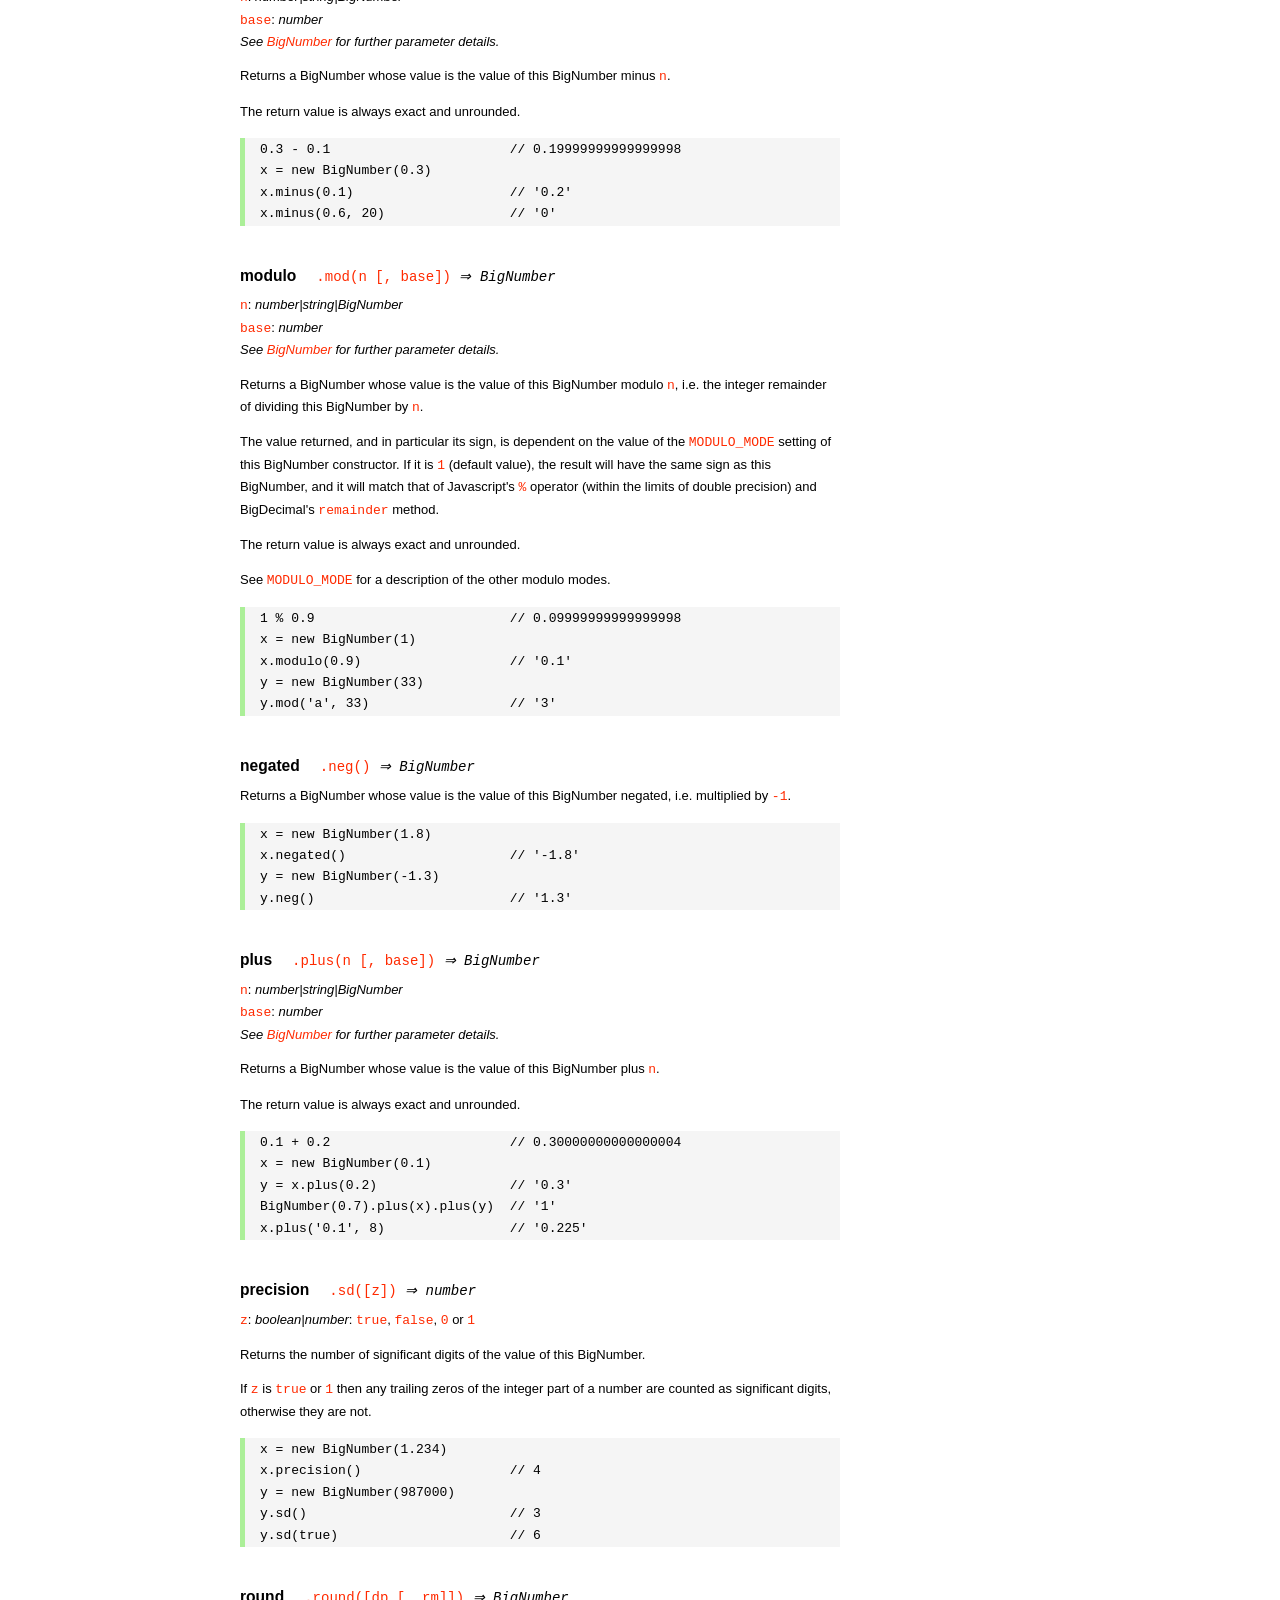
<file: node_modules/bignumber.js/doc/API.html>
<!DOCTYPE HTML>
<html>
<head>
<meta charset="utf-8">
<meta http-equiv="X-UA-Compatible" content="IE=edge">
<meta name="Author" content="M Mclaughlin">
<title>bignumber.js API</title>
<style>
html{font-size:100%}
body{background:#fff;font-family:"Helvetica Neue",Helvetica,Arial,sans-serif;font-size:13px;
  line-height:1.65em;min-height:100%;margin:0}
body,i{color:#000}
.nav{background:#fff;position:fixed;top:0;bottom:0;left:0;width:200px;overflow-y:auto;
  padding:15px 0 30px 15px}
div.container{width:600px;margin:50px 0 50px 240px}
p{margin:0 0 1em;width:600px}
pre,ul{margin:1em 0}
h1,h2,h3,h4,h5{margin:0;padding:1.5em 0 0}
h1,h2{padding:.75em 0}
h1{font:400 3em Verdana,sans-serif;color:#000;margin-bottom:1em}
h2{font-size:2.25em;color:#ff2a00}
h3{font-size:1.75em;color:#4dc71f}
h4{font-size:1.75em;color:#ff2a00;padding-bottom:.75em}
h5{font-size:1.2em;margin-bottom:.4em}
h6{font-size:1.1em;margin-bottom:0.8em;padding:0.5em 0}
dd{padding-top:.35em}
dt{padding-top:.5em}
b{font-weight:700}
dt b{font-size:1.3em}
a,a:visited{color:#ff2a00;text-decoration:none}
a:active,a:hover{outline:0;text-decoration:underline}
.nav a,.nav b,.nav a:visited{display:block;color:#ff2a00;font-weight:700; margin-top:15px}
.nav b{color:#4dc71f;margin-top:20px;cursor:default;width:auto}
ul{list-style-type:none;padding:0 0 0 20px}
.nav ul{line-height:14px;padding-left:0;margin:5px 0 0}
.nav ul a,.nav ul a:visited,span{display:inline;color:#000;font-family:Verdana,Geneva,sans-serif;
  font-size:11px;font-weight:400;margin:0}
.inset,ul.inset{margin-left:20px}
.inset{font-size:.9em}
.nav li{width:auto;margin:0 0 3px}
.alias{font-style:italic;margin-left:20px}
table{border-collapse:collapse;border-spacing:0;border:2px solid #a7dbd8;margin:1.75em 0;padding:0}
td,th{text-align:left;margin:0;padding:2px 5px;border:1px dotted #a7dbd8}
th{border-top:2px solid #a7dbd8;border-bottom:2px solid #a7dbd8;color:#ff2a00}
code,pre{font-family:Consolas, monaco, monospace;font-weight:400}
pre{background:#f5f5f5;white-space:pre-wrap;word-wrap:break-word;border-left:5px solid #abef98;
  padding:1px 0 1px 15px;margin:1.2em 0}
code,.nav-title{color:#ff2a00}
.end{margin-bottom:25px}
.centre{text-align:center}
.error-table{font-size:13px;width:100%}
#faq{margin:3em 0 0}
li span{float:right;margin-right:10px;color:#c0c0c0}
#js{font:inherit;color:#4dc71f}
</style>
</head>
<body>

  <div class="nav">

    <a class='nav-title' href="#">API</a>

    <b> CONSTRUCTOR </b>
    <ul>
      <li><a href="#bignumber">BigNumber</a></li>
    </ul>

    <a href="#methods">Methods</a>
    <ul>
      <li><a href="#another">another</a></li>
      <li><a href="#config" >config</a></li>
      <li>
        <ul class="inset">
          <li><a href="#decimal-places">DECIMAL_PLACES</a></li>
          <li><a href="#rounding-mode" >ROUNDING_MODE</a></li>
          <li><a href="#exponential-at">EXPONENTIAL_AT</a></li>
          <li><a href="#range"         >RANGE</a></li>
          <li><a href="#errors"        >ERRORS</a></li>
          <li><a href="#crypto"        >CRYPTO</a></li>
          <li><a href="#modulo-mode"   >MODULO_MODE</a></li>
          <li><a href="#pow-precision" >POW_PRECISION</a></li>
          <li><a href="#format"        >FORMAT</a></li>
        </ul>
      </li>
      <li><a href="#max"   >max</a></li>
      <li><a href="#min"   >min</a></li>
      <li><a href="#random">random</a></li>
    </ul>

    <a href="#constructor-properties">Properties</a>
    <ul>
      <li><a href="#round-up"        >ROUND_UP</a></li>
      <li><a href="#round-down"      >ROUND_DOWN</a></li>
      <li><a href="#round-ceil"      >ROUND_CEIL</a></li>
      <li><a href="#round-floor"     >ROUND_FLOOR</a></li>
      <li><a href="#round-half-up"   >ROUND_HALF_UP</a></li>
      <li><a href="#round-half-down" >ROUND_HALF_DOWN</a></li>
      <li><a href="#round-half-even" >ROUND_HALF_EVEN</a></li>
      <li><a href="#round-half-ceil" >ROUND_HALF_CEIL</a></li>
      <li><a href="#round-half-floor">ROUND_HALF_FLOOR</a></li>
    </ul>

    <b> INSTANCE </b>

    <a href="#prototype-methods">Methods</a>
    <ul>
      <li><a href="#abs"    >absoluteValue       </a><span>abs</span>     </li>
      <li><a href="#ceil"   >ceil                </a>                     </li>
      <li><a href="#cmp"    >comparedTo          </a><span>cmp</span>     </li>
      <li><a href="#dp"     >decimalPlaces       </a><span>dp</span>      </li>
      <li><a href="#div"    >dividedBy           </a><span>div</span>     </li>
      <li><a href="#divInt" >dividedToIntegerBy  </a><span>divToInt</span></li>
      <li><a href="#eq"     >equals              </a><span>eq</span>      </li>
      <li><a href="#floor"  >floor               </a>                     </li>
      <li><a href="#gt"     >greaterThan         </a><span>gt</span>      </li>
      <li><a href="#gte"    >greaterThanOrEqualTo</a><span>gte</span>     </li>
      <li><a href="#isF"    >isFinite            </a>                     </li>
      <li><a href="#isInt"  >isInteger           </a><span>isInt</span>   </li>
      <li><a href="#isNaN"  >isNaN               </a>                     </li>
      <li><a href="#isNeg"  >isNegative          </a><span>isNeg</span>   </li>
      <li><a href="#isZ"    >isZero              </a>                     </li>
      <li><a href="#lt"     >lessThan            </a><span>lt</span>      </li>
      <li><a href="#lte"    >lessThanOrEqualTo   </a><span>lte</span>     </li>
      <li><a href="#minus"  >minus               </a><span>sub</span>     </li>
      <li><a href="#mod"    >modulo              </a><span>mod</span>     </li>
      <li><a href="#neg"    >negated             </a><span>neg</span>     </li>
      <li><a href="#plus"   >plus                </a><span>add</span>     </li>
      <li><a href="#sd"     >precision           </a><span>sd</span>      </li>
      <li><a href="#round"  >round               </a>                     </li>
      <li><a href="#shift"  >shift               </a>                     </li>
      <li><a href="#sqrt"   >squareRoot          </a><span>sqrt</span>    </li>
      <li><a href="#times"  >times               </a><span>mul</span>     </li>
      <li><a href="#toD"    >toDigits            </a>                     </li>
      <li><a href="#toE"    >toExponential       </a>                     </li>
      <li><a href="#toFix"  >toFixed             </a>                     </li>
      <li><a href="#toFor"  >toFormat            </a>                     </li>
      <li><a href="#toFr"   >toFraction          </a>                     </li>
      <li><a href="#toJSON" >toJSON              </a>                     </li>
      <li><a href="#toN"    >toNumber            </a>                     </li>
      <li><a href="#pow"    >toPower             </a><span>pow</span>     </li>
      <li><a href="#toP"    >toPrecision         </a>                     </li>
      <li><a href="#toS"    >toString            </a>                     </li>
      <li><a href="#trunc"  >truncated           </a><span>trunc</span>   </li>
      <li><a href="#valueOf">valueOf             </a>                     </li>
    </ul>

    <a href="#instance-properties">Properties</a>
    <ul>
      <li><a href="#coefficient">c: coefficient</a></li>
      <li><a href="#exponent"   >e: exponent</a></li>
      <li><a href="#sign"       >s: sign</a></li>
      <li><a href="#isbig"      >isBigNumber</a></li>
    </ul>

    <a href="#zero-nan-infinity">Zero, NaN &amp; Infinity</a>
    <a href="#Errors">Errors</a>
    <a class='end' href="#faq">FAQ</a>

  </div>

  <div class="container">

    <h1>bignumber<span id='js'>.js</span></h1>

    <p>A JavaScript library for arbitrary-precision arithmetic.</p>
    <p><a href="https://github.com/MikeMcl/bignumber.js">Hosted on GitHub</a>. </p>

    <h2>API</h2>

    <p>
      See the <a href='https://github.com/MikeMcl/bignumber.js'>README</a> on GitHub for a
      quick-start introduction.
    </p>
    <p>
      In all examples below, <code>var</code> and semicolons are not shown, and if a commented-out
      value is in quotes it means <code>toString</code> has been called on the preceding expression.
    </p>


    <h3>CONSTRUCTOR</h3>

    <h5 id="bignumber">
      BigNumber<code class='inset'>BigNumber(value [, base]) <i>&rArr; BigNumber</i></code>
    </h5>
    <dl>
      <dt><code>value</code></dt>
      <dd>
        <i>number|string|BigNumber</i>: see <a href='#range'>RANGE</a> for
        range.
      </dd>
      <dd>
        A numeric value.
      </dd>
      <dd>
        Legitimate values include &plusmn;<code>0</code>, &plusmn;<code>Infinity</code> and
        <code>NaN</code>.
      </dd>
      <dd>
        Values of type <em>number</em> with more than <code>15</code> significant digits are
        considered invalid (if <a href='#errors'><code>ERRORS</code></a> is true) as calling
        <code><a href='#toS'>toString</a></code> or <code><a href='#valueOf'>valueOf</a></code> on
        such numbers may not result in the intended value.
        <pre>console.log( 823456789123456.3 );    // 823456789123456.2</pre>
      </dd>
      <dd>
        There is no limit to the number of digits of a value of type <em>string</em> (other than
        that of JavaScript's maximum array size).
      </dd>
      <dd>
        Decimal string values may be in exponential, as well as normal (fixed-point) notation.
        Non-decimal values must be in normal notation.
      </dd>
      <dd>
        String values in hexadecimal literal form, e.g. <code>'0xff'</code>, are valid, as are
        string values with the octal and binary prefixs <code>'0o'</code> and <code>'0b'</code>.
        String values in octal literal form without the prefix will be interpreted as
        decimals, e.g. <code>'011'</code> is interpreted as 11, not 9.
      </dd>
      <dd>Values in any base may have fraction digits.</dd>
      <dd>
        For bases from <code>10</code> to <code>36</code>, lower and/or upper case letters can be
        used to represent values from <code>10</code> to <code>35</code>.
      </dd>
      <dd>
        For bases above 36, <code>a-z</code> represents values from <code>10</code> to
        <code>35</code>, <code>A-Z</code> from <code>36</code> to <code>61</code>, and
        <code>$</code> and <code>_</code> represent <code>62</code> and <code>63</code> respectively
        <i>(this can be changed by editing the <code>ALPHABET</code> variable near the top of the
        source file)</i>.
      </dd>
    </dl>
    <dl>
      <dt><code>base</code></dt>
      <dd>
        <i>number</i>: integer, <code>2</code> to <code>64</code> inclusive
      </dd>
      <dd>The base of <code>value</code>.</dd>
      <dd>
        If <code>base</code> is omitted, or is <code>null</code> or <code>undefined</code>, base
        <code>10</code> is assumed.
      </dd>
    </dl>
    <br />
    <p>Returns a new instance of a BigNumber object.</p>
    <p>
      If a base is specified, the value is rounded according to
      the current <a href='#decimal-places'><code>DECIMAL_PLACES</code></a> and
      <a href='#rounding-mode'><code>ROUNDING_MODE</code></a> configuration.
    </p>
    <p>
      See <a href='#Errors'>Errors</a> for the treatment of an invalid <code>value</code> or
      <code>base</code>.
    </p>
    <pre>
x = new BigNumber(9)                       // '9'
y = new BigNumber(x)                       // '9'

// 'new' is optional if ERRORS is false
BigNumber(435.345)                         // '435.345'

new BigNumber('5032485723458348569331745.33434346346912144534543')
new BigNumber('4.321e+4')                  // '43210'
new BigNumber('-735.0918e-430')            // '-7.350918e-428'
new BigNumber(Infinity)                    // 'Infinity'
new BigNumber(NaN)                         // 'NaN'
new BigNumber('.5')                        // '0.5'
new BigNumber('+2')                        // '2'
new BigNumber(-10110100.1, 2)              // '-180.5'
new BigNumber(-0b10110100.1)               // '-180.5'
new BigNumber('123412421.234324', 5)       // '607236.557696'
new BigNumber('ff.8', 16)                  // '255.5'
new BigNumber('0xff.8')                    // '255.5'</pre>
    <p>
      The following throws <code>'not a base 2 number'</code> if
      <a href='#errors'><code>ERRORS</code></a> is true, otherwise it returns a BigNumber with value
      <code>NaN</code>.
    </p>
    <pre>new BigNumber(9, 2)</pre>
    <p>
      The following throws <code>'number type has more than 15 significant digits'</code> if
      <a href='#errors'><code>ERRORS</code></a> is true, otherwise it returns a BigNumber with value
      <code>96517860459076820</code>.
    </p>
    <pre>new BigNumber(96517860459076817.4395)</pre>
    <p>
      The following throws <code>'not a number'</code> if <a href='#errors'><code>ERRORS</code></a>
      is true, otherwise it returns a BigNumber with value <code>NaN</code>.
    </p>
    <pre>new BigNumber('blurgh')</pre>
    <p>
      A value is only rounded by the constructor if a base is specified.
    </p>
    <pre>BigNumber.config({ DECIMAL_PLACES: 5 })
new BigNumber(1.23456789)                  // '1.23456789'
new BigNumber(1.23456789, 10)              // '1.23457'</pre>



    <h4 id="methods">Methods</h4>
     <p>The static methods of a BigNumber constructor.</p>




    <h5 id="another">
       another<code class='inset'>.another([obj]) <i>&rArr; BigNumber constructor</i></code>
    </h5>
    <p><code>obj</code>: <i>object</i></p>
    <p>
      Returns a new independent BigNumber constructor with configuration as described by
      <code>obj</code> (see <a href='#config'><code>config</code></a>), or with the default
      configuration if <code>obj</code> is <code>null</code> or <code>undefined</code>.
    </p>
    <pre>BigNumber.config({ DECIMAL_PLACES: 5 })
BN = BigNumber.another({ DECIMAL_PLACES: 9 })

x = new BigNumber(1)
y = new BN(1)

x.div(3)                        // 0.33333
y.div(3)                        // 0.333333333

// BN = BigNumber.another({ DECIMAL_PLACES: 9 }) is equivalent to:
BN = BigNumber.another()
BN.config({ DECIMAL_PLACES: 9 })</pre>



    <h5 id="config">config<code class='inset'>set([obj]) <i>&rArr; object</i></code></h5>
    <p>
      <code>obj</code>: <i>object</i>: an object that contains some or all of the following
      properties.
    </p>
    <p>Configures the settings for this particular BigNumber constructor.</p>
    <p><i>Note: the configuration can also be supplied as an argument list, see below.</i></p>
    <dl class='inset'>
      <dt id="decimal-places"><code><b>DECIMAL_PLACES</b></code></dt>
      <dd>
        <i>number</i>: integer, <code>0</code> to <code>1e+9</code> inclusive<br />
        Default value: <code>20</code>
      </dd>
      <dd>
        The <u>maximum</u> number of decimal places of the results of operations involving
        division, i.e. division, square root and base conversion operations, and power
        operations with negative exponents.<br />
      </dd>
      <dd>
      <pre>BigNumber.config({ DECIMAL_PLACES: 5 })
BigNumber.set({ DECIMAL_PLACES: 5 })    // equivalent
BigNumber.config(5)    // equivalent</pre>
      </dd>



      <dt id="rounding-mode"><code><b>ROUNDING_MODE</b></code></dt>
      <dd>
        <i>number</i>: integer, <code>0</code> to <code>8</code> inclusive<br />
        Default value: <code>4</code> <a href="#round-half-up">(<code>ROUND_HALF_UP</code>)</a>
      </dd>
      <dd>
        The rounding mode used in the above operations and the default rounding mode of
        <a href='#round'><code>round</code></a>,
        <a href='#toE'><code>toExponential</code></a>,
        <a href='#toFix'><code>toFixed</code></a>,
        <a href='#toFor'><code>toFormat</code></a> and
        <a href='#toP'><code>toPrecision</code></a>.
      </dd>
      <dd>The modes are available as enumerated properties of the BigNumber constructor.</dd>
       <dd>
      <pre>BigNumber.config({ ROUNDING_MODE: 0 })
BigNumber.config(null, BigNumber.ROUND_UP)    // equivalent</pre>
        </dd>



      <dt id="exponential-at"><code><b>EXPONENTIAL_AT</b></code></dt>
      <dd>
        <i>number</i>: integer, magnitude <code>0</code> to <code>1e+9</code> inclusive, or
        <br />
        <i>number</i>[]: [ integer <code>-1e+9</code> to <code>0</code> inclusive, integer
        <code>0</code> to <code>1e+9</code> inclusive ]<br />
        Default value: <code>[-7, 20]</code>
      </dd>
      <dd>
        The exponent value(s) at which <code>toString</code> returns exponential notation.
      </dd>
      <dd>
        If a single number is assigned, the value is the exponent magnitude.<br />
        If an array of two numbers is assigned then the first number is the negative exponent
        value at and beneath which exponential notation is used, and the second number is the
        positive exponent value at and above which the same.
      </dd>
      <dd>
        For example, to emulate JavaScript numbers in terms of the exponent values at which they
        begin to use exponential notation, use <code>[-7, 20]</code>.
      </dd>
      <dd>
      <pre>BigNumber.config({ EXPONENTIAL_AT: 2 })
new BigNumber(12.3)         // '12.3'        e is only 1
new BigNumber(123)          // '1.23e+2'
new BigNumber(0.123)        // '0.123'       e is only -1
new BigNumber(0.0123)       // '1.23e-2'

BigNumber.config({ EXPONENTIAL_AT: [-7, 20] })
new BigNumber(123456789)    // '123456789'   e is only 8
new BigNumber(0.000000123)  // '1.23e-7'

// Almost never return exponential notation:
BigNumber.config({ EXPONENTIAL_AT: 1e+9 })

// Always return exponential notation:
BigNumber.config({ EXPONENTIAL_AT: 0 })</pre>
      </dd>
      <dd>
        Regardless of the value of <code>EXPONENTIAL_AT</code>, the <code>toFixed</code> method
        will always return a value in normal notation and the <code>toExponential</code> method
        will always return a value in exponential form.
      </dd>
      <dd>
        Calling <code>toString</code> with a base argument, e.g. <code>toString(10)</code>, will
        also always return normal notation.
      </dd>



      <dt id="range"><code><b>RANGE</b></code></dt>
      <dd>
        <i>number</i>: integer, magnitude <code>1</code> to <code>1e+9</code> inclusive, or
        <br />
        <i>number</i>[]: [ integer <code>-1e+9</code> to <code>-1</code> inclusive, integer
        <code>1</code> to <code>1e+9</code> inclusive ]<br />
        Default value: <code>[-1e+9, 1e+9]</code>
      </dd>
      <dd>
        The exponent value(s) beyond which overflow to <code>Infinity</code> and underflow to
        zero occurs.
      </dd>
      <dd>
        If a single number is assigned, it is the maximum exponent magnitude: values wth a
        positive exponent of greater magnitude become <code>Infinity</code> and those with a
        negative exponent of greater magnitude become zero.
      <dd>
        If an array of two numbers is assigned then the first number is the negative exponent
        limit and the second number is the positive exponent limit.
      </dd>
      <dd>
        For example, to emulate JavaScript numbers in terms of the exponent values at which they
        become zero and <code>Infinity</code>, use <code>[-324, 308]</code>.
      </dd>
      <dd>
      <pre>BigNumber.config({ RANGE: 500 })
BigNumber.config().RANGE     // [ -500, 500 ]
new BigNumber('9.999e499')   // '9.999e+499'
new BigNumber('1e500')       // 'Infinity'
new BigNumber('1e-499')      // '1e-499'
new BigNumber('1e-500')      // '0'

BigNumber.config({ RANGE: [-3, 4] })
new BigNumber(99999)         // '99999'      e is only 4
new BigNumber(100000)        // 'Infinity'   e is 5
new BigNumber(0.001)         // '0.01'       e is only -3
new BigNumber(0.0001)        // '0'          e is -4</pre>
      </dd>
      <dd>
        The largest possible magnitude of a finite BigNumber is
        <code>9.999...e+1000000000</code>.<br />
        The smallest possible magnitude of a non-zero BigNumber is <code>1e-1000000000</code>.
      </dd>



      <dt id="errors"><code><b>ERRORS</b></code></dt>
      <dd>
        <i>boolean|number</i>: <code>true</code>, <code>false</code>, <code>0</code> or
        <code>1</code>.<br />
        Default value: <code>true</code>
      </dd>
      <dd>
        The value that determines whether BigNumber Errors are thrown.<br />
        If <code>ERRORS</code> is false, no errors will be thrown.
      </dd>
      <dd>See <a href='#Errors'>Errors</a>.</dd>
      <dd><pre>BigNumber.config({ ERRORS: false })</pre></dd>



      <dt id="crypto"><code><b>CRYPTO</b></code></dt>
      <dd>
        <i>boolean|number</i>: <code>true</code>, <code>false</code>, <code>0</code> or
        <code>1</code>.<br />
        Default value: <code>false</code>
      </dd>
      <dd>
        The value that determines whether cryptographically-secure pseudo-random number
        generation is used.
      </dd>
      <dd>
        If <code>CRYPTO</code> is set to <code>true</code> then the
        <a href='#random'><code>random</code></a> method will generate random digits using
        <code>crypto.getRandomValues</code> in browsers that support it, or
        <code>crypto.randomBytes</code> if using a version of Node.js that supports it.
      </dd>
      <dd>
        If neither function is supported by the host environment then attempting to set
        <code>CRYPTO</code> to <code>true</code> will fail, and if <code>ERRORS</code>
        is <code>true</code> an exception will be thrown.
      </dd>
      <dd>
        If <code>CRYPTO</code> is <code>false</code> then the source of randomness used will be
        <code>Math.random</code> (which is assumed to generate at least <code>30</code> bits of
        randomness).
      </dd>
      <dd>See <a href='#random'><code>random</code></a>.</dd>
      <dd>
      <pre>BigNumber.config({ CRYPTO: true })
BigNumber.config().CRYPTO       // true
BigNumber.random()              // 0.54340758610486147524</pre>
      </dd>



      <dt id="modulo-mode"><code><b>MODULO_MODE</b></code></dt>
      <dd>
        <i>number</i>: integer, <code>0</code> to <code>9</code> inclusive<br />
        Default value: <code>1</code> (<a href="#round-down"><code>ROUND_DOWN</code></a>)
      </dd>
      <dd>The modulo mode used when calculating the modulus: <code>a mod n</code>.</dd>
      <dd>
        The quotient, <code>q = a / n</code>, is calculated according to the
        <a href='#rounding-mode'><code>ROUNDING_MODE</code></a> that corresponds to the chosen
        <code>MODULO_MODE</code>.
      </dd>
      <dd>The remainder, <code>r</code>, is calculated as: <code>r = a - n * q</code>.</dd>
      <dd>
        The modes that are most commonly used for the modulus/remainder operation are shown in
        the following table. Although the other rounding modes can be used, they may not give
        useful results.
      </dd>
      <dd>
        <table>
          <tr><th>Property</th><th>Value</th><th>Description</th></tr>
          <tr>
            <td><b>ROUND_UP</b></td><td class='centre'>0</td>
            <td>
              The remainder is positive if the dividend is negative, otherwise it is negative.
            </td>
          </tr>
          <tr>
            <td><b>ROUND_DOWN</b></td><td class='centre'>1</td>
            <td>
              The remainder has the same sign as the dividend.<br />
              This uses 'truncating division' and matches the behaviour of JavaScript's
              remainder operator <code>%</code>.
            </td>
          </tr>
          <tr>
            <td><b>ROUND_FLOOR</b></td><td class='centre'>3</td>
            <td>
              The remainder has the same sign as the divisor.<br />
              This matches Python's <code>%</code> operator.
            </td>
          </tr>
          <tr>
            <td><b>ROUND_HALF_EVEN</b></td><td class='centre'>6</td>
            <td>The <i>IEEE 754</i> remainder function.</td>
          </tr>
           <tr>
             <td><b>EUCLID</b></td><td class='centre'>9</td>
             <td>
               The remainder is always positive. Euclidian division: <br />
               <code>q = sign(n) * floor(a / abs(n))</code>
             </td>
           </tr>
        </table>
      </dd>
      <dd>
        The rounding/modulo modes are available as enumerated properties of the BigNumber
        constructor.
      </dd>
      <dd>See <a href='#mod'><code>modulo</code></a>.</dd>
      <dd>
        <pre>BigNumber.config({ MODULO_MODE: BigNumber.EUCLID })
BigNumber.config({ MODULO_MODE: 9 })          // equivalent</pre>
      </dd>



      <dt id="pow-precision"><code><b>POW_PRECISION</b></code></dt>
      <dd>
        <i>number</i>: integer, <code>0</code> to <code>1e+9</code> inclusive.<br />
        Default value: <code>0</code>
      </dd>
      <dd>
        The <i>maximum</i> number of significant digits of the result of the power operation
        (unless a modulus is specified).
      </dd>
      <dd>If set to <code>0</code>, the number of signifcant digits will not be limited.</dd>
      <dd>See <a href='#pow'><code>toPower</code></a>.</dd>
      <dd><pre>BigNumber.config({ POW_PRECISION: 100 })</pre></dd>



      <dt id="format"><code><b>FORMAT</b></code></dt>
      <dd><i>object</i></dd>
      <dd>
        The <code>FORMAT</code> object configures the format of the string returned by the
        <a href='#toFor'><code>toFormat</code></a> method.
      </dd>
      <dd>
        The example below shows the properties of the <code>FORMAT</code> object that are
        recognised, and their default values.
      </dd>
      <dd>
         Unlike the other configuration properties, the values of the properties of the
         <code>FORMAT</code> object will not be checked for validity. The existing
         <code>FORMAT</code> object will simply be replaced by the object that is passed in.
         Note that all the properties shown below do not have to be included.
      </dd>
      <dd>See <a href='#toFor'><code>toFormat</code></a> for examples of usage.</dd>
      <dd>
      <pre>
BigNumber.config({
    FORMAT: {
        // the decimal separator
        decimalSeparator: '.',
        // the grouping separator of the integer part
        groupSeparator: ',',
        // the primary grouping size of the integer part
        groupSize: 3,
        // the secondary grouping size of the integer part
        secondaryGroupSize: 0,
        // the grouping separator of the fraction part
        fractionGroupSeparator: ' ',
        // the grouping size of the fraction part
        fractionGroupSize: 0
    }
});</pre>
      </dd>
    </dl>
    <br />
    <p>Returns an object with the above properties and their current values.</p>
    <p>
      If the value to be assigned to any of the above properties is <code>null</code> or
      <code>undefined</code> it is ignored.
    </p>
    <p>See <a href='#Errors'>Errors</a> for the treatment of invalid values.</p>
    <pre>
BigNumber.config({
    DECIMAL_PLACES: 40,
    ROUNDING_MODE: BigNumber.ROUND_HALF_CEIL,
    EXPONENTIAL_AT: [-10, 20],
    RANGE: [-500, 500],
    ERRORS: true,
    CRYPTO: true,
    MODULO_MODE: BigNumber.ROUND_FLOOR,
    POW_PRECISION: 80,
    FORMAT: {
        groupSize: 3,
        groupSeparator: ' ',
        decimalSeparator: ','
    }
});

// Alternatively but equivalently (excluding FORMAT):
BigNumber.config( 40, 7, [-10, 20], 500, 1, 1, 3, 80 )

obj = BigNumber.config();
obj.ERRORS       // true
obj.RANGE        // [-500, 500]</pre>



    <h5 id="max">
      max<code class='inset'>.max([arg1 [, arg2, ...]]) <i>&rArr; BigNumber</i></code>
    </h5>
    <p>
      <code>arg1</code>, <code>arg2</code>, ...: <i>number|string|BigNumber</i><br />
      <i>See <code><a href="#bignumber">BigNumber</a></code> for further parameter details.</i>
    </p>
    <p>
      Returns a BigNumber whose value is the maximum of <code>arg1</code>,
      <code>arg2</code>,... .
    </p>
    <p>The argument to this method can also be an array of values.</p>
    <p>The return value is always exact and unrounded.</p>
    <pre>x = new BigNumber('3257869345.0378653')
BigNumber.max(4e9, x, '123456789.9')          // '4000000000'

arr = [12, '13', new BigNumber(14)]
BigNumber.max(arr)                            // '14'</pre>



    <h5 id="min">
      min<code class='inset'>.min([arg1 [, arg2, ...]]) <i>&rArr; BigNumber</i></code>
    </h5>
    <p>
      <code>arg1</code>, <code>arg2</code>, ...: <i>number|string|BigNumber</i><br />
      <i>See <code><a href="#bignumber">BigNumber</a></code> for further parameter details.</i>
    </p>
    <p>
      Returns a BigNumber whose value is the minimum of <code>arg1</code>,
      <code>arg2</code>,... .
    </p>
    <p>The argument to this method can also be an array of values.</p>
    <p>The return value is always exact and unrounded.</p>
    <pre>x = new BigNumber('3257869345.0378653')
BigNumber.min(4e9, x, '123456789.9')          // '123456789.9'

arr = [2, new BigNumber(-14), '-15.9999', -12]
BigNumber.min(arr)                            // '-15.9999'</pre>



    <h5 id="random">
      random<code class='inset'>.random([dp]) <i>&rArr; BigNumber</i></code>
    </h5>
    <p><code>dp</code>: <i>number</i>: integer, <code>0</code> to <code>1e+9</code> inclusive</p>
    <p>
      Returns a new BigNumber with a pseudo-random value equal to or greater than <code>0</code> and
      less than <code>1</code>.
    </p>
    <p>
      The return value will have <code>dp</code> decimal places (or less if trailing zeros are
      produced).<br />
      If <code>dp</code> is omitted then the number of decimal places will default to the current
      <a href='#decimal-places'><code>DECIMAL_PLACES</code></a> setting.
    </p>
    <p>
      Depending on the value of this BigNumber constructor's
      <a href='#crypto'><code>CRYPTO</code></a> setting and the support for the
      <code>crypto</code> object in the host environment, the random digits of the return value are
      generated by either <code>Math.random</code> (fastest), <code>crypto.getRandomValues</code>
      (Web Cryptography API in recent browsers) or <code>crypto.randomBytes</code> (Node.js).
    </p>
    <p>
      If <a href='#crypto'><code>CRYPTO</code></a> is <code>true</code>, i.e. one of the
      <code>crypto</code> methods is to be used, the value of a returned BigNumber should be
      cryptographically-secure and statistically indistinguishable from a random value.
    </p>
    <pre>BigNumber.config({ DECIMAL_PLACES: 10 })
BigNumber.random()              // '0.4117936847'
BigNumber.random(20)            // '0.78193327636914089009'</pre>



    <h4 id="constructor-properties">Properties</h4>
    <p>
      The library's enumerated rounding modes are stored as properties of the constructor.<br />
      (They are not referenced internally by the library itself.)
    </p>
    <p>
      Rounding modes <code>0</code> to <code>6</code> (inclusive) are the same as those of Java's
      BigDecimal class.
    </p>
    <table>
      <tr>
        <th>Property</th>
        <th>Value</th>
        <th>Description</th>
      </tr>
      <tr>
        <td id="round-up"><b>ROUND_UP</b></td>
        <td class='centre'>0</td>
        <td>Rounds away from zero</td>
      </tr>
      <tr>
        <td id="round-down"><b>ROUND_DOWN</b></td>
        <td class='centre'>1</td>
        <td>Rounds towards zero</td>
      </tr>
      <tr>
        <td id="round-ceil"><b>ROUND_CEIL</b></td>
        <td class='centre'>2</td>
        <td>Rounds towards <code>Infinity</code></td>
      </tr>
      <tr>
        <td id="round-floor"><b>ROUND_FLOOR</b></td>
        <td class='centre'>3</td>
        <td>Rounds towards <code>-Infinity</code></td>
      </tr>
      <tr>
        <td id="round-half-up"><b>ROUND_HALF_UP</b></td>
        <td class='centre'>4</td>
        <td>
          Rounds towards nearest neighbour.<br />
          If equidistant, rounds away from zero
        </td>
      </tr>
      <tr>
        <td id="round-half-down"><b>ROUND_HALF_DOWN</b></td>
        <td class='centre'>5</td>
        <td>
          Rounds towards nearest neighbour.<br />
          If equidistant, rounds towards zero
        </td>
      </tr>
      <tr>
        <td id="round-half-even"><b>ROUND_HALF_EVEN</b></td>
        <td class='centre'>6</td>
        <td>
          Rounds towards nearest neighbour.<br />
          If equidistant, rounds towards even neighbour
        </td>
      </tr>
      <tr>
        <td id="round-half-ceil"><b>ROUND_HALF_CEIL</b></td>
        <td class='centre'>7</td>
        <td>
          Rounds towards nearest neighbour.<br />
          If equidistant, rounds towards <code>Infinity</code>
        </td>
      </tr>
      <tr>
        <td id="round-half-floor"><b>ROUND_HALF_FLOOR</b></td>
        <td class='centre'>8</td>
        <td>
          Rounds towards nearest neighbour.<br />
          If equidistant, rounds towards <code>-Infinity</code>
        </td>
      </tr>
    </table>
    <pre>
BigNumber.config({ ROUNDING_MODE: BigNumber.ROUND_CEIL })
BigNumber.config({ ROUNDING_MODE: 2 })     // equivalent</pre>


    <h3>INSTANCE</h3>

    <h4 id="prototype-methods">Methods</h4>
    <p>The methods inherited by a BigNumber instance from its constructor's prototype object.</p>
    <p>A BigNumber is immutable in the sense that it is not changed by its methods. </p>
    <p>
      The treatment of &plusmn;<code>0</code>, &plusmn;<code>Infinity</code> and <code>NaN</code> is
      consistent with how JavaScript treats these values.
    </p>
    <p>
      Many method names have a shorter alias.<br />
      (Internally, the library always uses the shorter method names.)
    </p>



    <h5 id="abs">absoluteValue<code class='inset'>.abs() <i>&rArr; BigNumber</i></code></h5>
    <p>
      Returns a BigNumber whose value is the absolute value, i.e. the magnitude, of the value of
      this BigNumber.
    </p>
    <p>The return value is always exact and unrounded.</p>
    <pre>
x = new BigNumber(-0.8)
y = x.absoluteValue()           // '0.8'
z = y.abs()                     // '0.8'</pre>



    <h5 id="ceil">ceil<code class='inset'>.ceil() <i>&rArr; BigNumber</i></code></h5>
    <p>
      Returns a BigNumber whose value is the value of this BigNumber rounded to
      a whole number in the direction of positive <code>Infinity</code>.
    </p>
    <pre>
x = new BigNumber(1.3)
x.ceil()                        // '2'
y = new BigNumber(-1.8)
y.ceil()                        // '-1'</pre>



    <h5 id="cmp">comparedTo<code class='inset'>.cmp(n [, base]) <i>&rArr; number</i></code></h5>
    <p>
      <code>n</code>: <i>number|string|BigNumber</i><br />
      <code>base</code>: <i>number</i><br />
      <i>See <a href="#bignumber">BigNumber</a> for further parameter details.</i>
    </p>
    <table>
      <tr><th>Returns</th><th>&nbsp;</th></tr>
      <tr>
        <td class='centre'><code>1</code></td>
        <td>If the value of this BigNumber is greater than the value of <code>n</code></td>
      </tr>
      <tr>
        <td class='centre'><code>-1</code></td>
        <td>If the value of this BigNumber is less than the value of <code>n</code></td>
      </tr>
      <tr>
        <td class='centre'><code>0</code></td>
        <td>If this BigNumber and <code>n</code> have the same value</td>
      </tr>
       <tr>
        <td class='centre'><code>null</code></td>
        <td>If the value of either this BigNumber or <code>n</code> is <code>NaN</code></td>
      </tr>
    </table>
    <pre>
x = new BigNumber(Infinity)
y = new BigNumber(5)
x.comparedTo(y)                 // 1
x.comparedTo(x.minus(1))        // 0
y.cmp(NaN)                      // null
y.cmp('110', 2)                 // -1</pre>



    <h5 id="dp">decimalPlaces<code class='inset'>.dp() <i>&rArr; number</i></code></h5>
    <p>
      Return the number of decimal places of the value of this BigNumber, or <code>null</code> if
      the value of this BigNumber is &plusmn;<code>Infinity</code> or <code>NaN</code>.
    </p>
    <pre>
x = new BigNumber(123.45)
x.decimalPlaces()               // 2
y = new BigNumber('9.9e-101')
y.dp()                          // 102</pre>



    <h5 id="div">dividedBy<code class='inset'>.div(n [, base]) <i>&rArr; BigNumber</i></code>
    </h5>
    <p>
      <code>n</code>: <i>number|string|BigNumber</i><br />
      <code>base</code>: <i>number</i><br />
      <i>See <a href="#bignumber">BigNumber</a> for further parameter details.</i>
    </p>
    <p>
      Returns a BigNumber whose value is the value of this BigNumber divided by
      <code>n</code>, rounded according to the current
      <a href='#decimal-places'><code>DECIMAL_PLACES</code></a> and
      <a href='#rounding-mode'><code>ROUNDING_MODE</code></a> configuration.
    </p>
    <pre>
x = new BigNumber(355)
y = new BigNumber(113)
x.dividedBy(y)                  // '3.14159292035398230088'
x.div(5)                        // '71'
x.div(47, 16)                   // '5'</pre>



    <h5 id="divInt">
      dividedToIntegerBy<code class='inset'>.divToInt(n [, base]) &rArr;
      <i>BigNumber</i></code>
    </h5>
    <p>
      <code>n</code>: <i>number|string|BigNumber</i><br />
      <code>base</code>: <i>number</i><br />
      <i>See <a href="#bignumber">BigNumber</a> for further parameter details.</i>
    </p>
    <p>
      Return a BigNumber whose value is the integer part of dividing the value of this BigNumber by
      <code>n</code>.
    </p>
    <pre>
x = new BigNumber(5)
y = new BigNumber(3)
x.dividedToIntegerBy(y)         // '1'
x.divToInt(0.7)                 // '7'
x.divToInt('0.f', 16)           // '5'</pre>



    <h5 id="eq">equals<code class='inset'>.eq(n [, base]) <i>&rArr; boolean</i></code></h5>
    <p>
      <code>n</code>: <i>number|string|BigNumber</i><br />
      <code>base</code>: <i>number</i><br />
      <i>See <a href="#bignumber">BigNumber</a> for further parameter details.</i>
    </p>
    <p>
      Returns <code>true</code> if the value of this BigNumber equals the value of <code>n</code>,
      otherwise returns <code>false</code>.<br />
      As with JavaScript, <code>NaN</code> does not equal <code>NaN</code>.
    </p>
    <p>Note: This method uses the <a href='#cmp'><code>comparedTo</code></a> method internally.</p>
    <pre>
0 === 1e-324                    // true
x = new BigNumber(0)
x.equals('1e-324')              // false
BigNumber(-0).eq(x)             // true  ( -0 === 0 )
BigNumber(255).eq('ff', 16)     // true

y = new BigNumber(NaN)
y.equals(NaN)                   // false</pre>



    <h5 id="floor">floor<code class='inset'>.floor() <i>&rArr; BigNumber</i></code></h5>
    <p>
      Returns a BigNumber whose value is the value of this BigNumber rounded to a whole number in
      the direction of negative <code>Infinity</code>.
    </p>
    <pre>
x = new BigNumber(1.8)
x.floor()                       // '1'
y = new BigNumber(-1.3)
y.floor()                       // '-2'</pre>



    <h5 id="gt">greaterThan<code class='inset'>.gt(n [, base]) <i>&rArr; boolean</i></code></h5>
    <p>
      <code>n</code>: <i>number|string|BigNumber</i><br />
      <code>base</code>: <i>number</i><br />
      <i>See <a href="#bignumber">BigNumber</a> for further parameter details.</i>
    </p>
    <p>
      Returns <code>true</code> if the value of this BigNumber is greater than the value of
      <code>n</code>, otherwise returns <code>false</code>.
    </p>
    <p>Note: This method uses the <a href='#cmp'><code>comparedTo</code></a> method internally.</p>
    <pre>
0.1 &gt; (0.3 - 0.2)                           // true
x = new BigNumber(0.1)
x.greaterThan(BigNumber(0.3).minus(0.2))    // false
BigNumber(0).gt(x)                          // false
BigNumber(11, 3).gt(11.1, 2)                // true</pre>



    <h5 id="gte">
      greaterThanOrEqualTo<code class='inset'>.gte(n [, base]) <i>&rArr; boolean</i></code>
    </h5>
    <p>
      <code>n</code>: <i>number|string|BigNumber</i><br />
      <code>base</code>: <i>number</i><br />
      <i>See <a href="#bignumber">BigNumber</a> for further parameter details.</i>
    </p>
    <p>
      Returns <code>true</code> if the value of this BigNumber is greater than or equal to the value
      of <code>n</code>, otherwise returns <code>false</code>.
    </p>
    <p>Note: This method uses the <a href='#cmp'><code>comparedTo</code></a> method internally.</p>
    <pre>
(0.3 - 0.2) &gt;= 0.1                   // false
x = new BigNumber(0.3).minus(0.2)
x.greaterThanOrEqualTo(0.1)          // true
BigNumber(1).gte(x)                  // true
BigNumber(10, 18).gte('i', 36)       // true</pre>



    <h5 id="isF">isFinite<code class='inset'>.isFinite() <i>&rArr; boolean</i></code></h5>
    <p>
      Returns <code>true</code> if the value of this BigNumber is a finite number, otherwise
      returns <code>false</code>.
    </p>
    <p>
      The only possible non-finite values of a BigNumber are <code>NaN</code>, <code>Infinity</code>
      and <code>-Infinity</code>.
    </p>
    <pre>
x = new BigNumber(1)
x.isFinite()                    // true
y = new BigNumber(Infinity)
y.isFinite()                    // false</pre>
    <p>
      Note: The native method <code>isFinite()</code> can be used if
      <code>n &lt;= Number.MAX_VALUE</code>.
    </p>



    <h5 id="isInt">isInteger<code class='inset'>.isInt() <i>&rArr; boolean</i></code></h5>
    <p>
      Returns <code>true</code> if the value of this BigNumber is a whole number, otherwise returns
      <code>false</code>.
    </p>
    <pre>
x = new BigNumber(1)
x.isInteger()                   // true
y = new BigNumber(123.456)
y.isInt()                       // false</pre>



    <h5 id="isNaN">isNaN<code class='inset'>.isNaN() <i>&rArr; boolean</i></code></h5>
    <p>
      Returns <code>true</code> if the value of this BigNumber is <code>NaN</code>, otherwise
      returns <code>false</code>.
    </p>
    <pre>
x = new BigNumber(NaN)
x.isNaN()                       // true
y = new BigNumber('Infinity')
y.isNaN()                       // false</pre>
    <p>Note: The native method <code>isNaN()</code> can also be used.</p>



    <h5 id="isNeg">isNegative<code class='inset'>.isNeg() <i>&rArr; boolean</i></code></h5>
    <p>
      Returns <code>true</code> if the value of this BigNumber is negative, otherwise returns
      <code>false</code>.
    </p>
    <pre>
x = new BigNumber(-0)
x.isNegative()                  // true
y = new BigNumber(2)
y.isNeg()                       // false</pre>
    <p>Note: <code>n &lt; 0</code> can be used if <code>n &lt;= -Number.MIN_VALUE</code>.</p>



    <h5 id="isZ">isZero<code class='inset'>.isZero() <i>&rArr; boolean</i></code></h5>
    <p>
      Returns <code>true</code> if the value of this BigNumber is zero or minus zero, otherwise
      returns <code>false</code>.
    </p>
    <pre>
x = new BigNumber(-0)
x.isZero() && x.isNeg()         // true
y = new BigNumber(Infinity)
y.isZero()                      // false</pre>
    <p>Note: <code>n == 0</code> can be used if <code>n &gt;= Number.MIN_VALUE</code>.</p>



    <h5 id="lt">lessThan<code class='inset'>.lt(n [, base]) <i>&rArr; boolean</i></code></h5>
    <p>
      <code>n</code>: <i>number|string|BigNumber</i><br />
      <code>base</code>: <i>number</i><br />
      <i>See <a href="#bignumber">BigNumber</a> for further parameter details.</i>
    </p>
    <p>
      Returns <code>true</code> if the value of this BigNumber is less than the value of
      <code>n</code>, otherwise returns <code>false</code>.
    </p>
     <p>Note: This method uses the <a href='#cmp'><code>comparedTo</code></a> method internally.</p>
    <pre>
(0.3 - 0.2) &lt; 0.1                     // true
x = new BigNumber(0.3).minus(0.2)
x.lessThan(0.1)                       // false
BigNumber(0).lt(x)                    // true
BigNumber(11.1, 2).lt(11, 3)          // true</pre>



    <h5 id="lte">
      lessThanOrEqualTo<code class='inset'>.lte(n [, base]) <i>&rArr; boolean</i></code>
    </h5>
    <p>
      <code>n</code>: <i>number|string|BigNumber</i><br />
      <code>base</code>: <i>number</i><br />
      <i>See <a href="#bignumber">BigNumber</a> for further parameter details.</i>
    </p>
    <p>
      Returns <code>true</code> if the value of this BigNumber is less than or equal to the value of
      <code>n</code>, otherwise returns <code>false</code>.
    </p>
    <p>Note: This method uses the <a href='#cmp'><code>comparedTo</code></a> method internally.</p>
    <pre>
0.1 &lt;= (0.3 - 0.2)                                // false
x = new BigNumber(0.1)
x.lessThanOrEqualTo(BigNumber(0.3).minus(0.2))    // true
BigNumber(-1).lte(x)                              // true
BigNumber(10, 18).lte('i', 36)                    // true</pre>



    <h5 id="minus">
      minus<code class='inset'>.minus(n [, base]) <i>&rArr; BigNumber</i></code>
    </h5>
    <p>
      <code>n</code>: <i>number|string|BigNumber</i><br />
      <code>base</code>: <i>number</i><br />
      <i>See <a href="#bignumber">BigNumber</a> for further parameter details.</i>
    </p>
    <p>Returns a BigNumber whose value is the value of this BigNumber minus <code>n</code>.</p>
    <p>The return value is always exact and unrounded.</p>
    <pre>
0.3 - 0.1                       // 0.19999999999999998
x = new BigNumber(0.3)
x.minus(0.1)                    // '0.2'
x.minus(0.6, 20)                // '0'</pre>



    <h5 id="mod">modulo<code class='inset'>.mod(n [, base]) <i>&rArr; BigNumber</i></code></h5>
    <p>
      <code>n</code>: <i>number|string|BigNumber</i><br />
      <code>base</code>: <i>number</i><br />
      <i>See <a href="#bignumber">BigNumber</a> for further parameter details.</i>
    </p>
    <p>
      Returns a BigNumber whose value is the value of this BigNumber modulo <code>n</code>, i.e.
      the integer remainder of dividing this BigNumber by <code>n</code>.
    </p>
    <p>
      The value returned, and in particular its sign, is dependent on the value of the
      <a href='#modulo-mode'><code>MODULO_MODE</code></a> setting of this BigNumber constructor.
      If it is <code>1</code> (default value), the result will have the same sign as this BigNumber,
      and it will match that of Javascript's <code>%</code> operator (within the limits of double
      precision) and BigDecimal's <code>remainder</code> method.
    </p>
    <p>The return value is always exact and unrounded.</p>
    <p>
      See <a href='#modulo-mode'><code>MODULO_MODE</code></a> for a description of the other
      modulo modes.
    </p>
    <pre>
1 % 0.9                         // 0.09999999999999998
x = new BigNumber(1)
x.modulo(0.9)                   // '0.1'
y = new BigNumber(33)
y.mod('a', 33)                  // '3'</pre>



    <h5 id="neg">negated<code class='inset'>.neg() <i>&rArr; BigNumber</i></code></h5>
    <p>
      Returns a BigNumber whose value is the value of this BigNumber negated, i.e. multiplied by
      <code>-1</code>.
    </p>
    <pre>
x = new BigNumber(1.8)
x.negated()                     // '-1.8'
y = new BigNumber(-1.3)
y.neg()                         // '1.3'</pre>



    <h5 id="plus">plus<code class='inset'>.plus(n [, base]) <i>&rArr; BigNumber</i></code></h5>
    <p>
      <code>n</code>: <i>number|string|BigNumber</i><br />
      <code>base</code>: <i>number</i><br />
      <i>See <a href="#bignumber">BigNumber</a> for further parameter details.</i>
    </p>
    <p>Returns a BigNumber whose value is the value of this BigNumber plus <code>n</code>.</p>
    <p>The return value is always exact and unrounded.</p>
    <pre>
0.1 + 0.2                       // 0.30000000000000004
x = new BigNumber(0.1)
y = x.plus(0.2)                 // '0.3'
BigNumber(0.7).plus(x).plus(y)  // '1'
x.plus('0.1', 8)                // '0.225'</pre>



    <h5 id="sd">precision<code class='inset'>.sd([z]) <i>&rArr; number</i></code></h5>
    <p>
      <code>z</code>: <i>boolean|number</i>: <code>true</code>, <code>false</code>, <code>0</code>
      or <code>1</code>
    </p>
    <p>Returns the number of significant digits of the value of this BigNumber.</p>
    <p>
      If <code>z</code> is <code>true</code> or <code>1</code> then any trailing zeros of the
      integer part of a number are counted as significant digits, otherwise they are not.
    </p>
    <pre>
x = new BigNumber(1.234)
x.precision()                   // 4
y = new BigNumber(987000)
y.sd()                          // 3
y.sd(true)                      // 6</pre>



    <h5 id="round">round<code class='inset'>.round([dp [, rm]]) <i>&rArr; BigNumber</i></code></h5>
    <p>
      <code>dp</code>: <i>number</i>: integer, <code>0</code> to <code>1e+9</code> inclusive<br />
      <code>rm</code>: <i>number</i>: integer, <code>0</code> to <code>8</code> inclusive
    </p>
    <p>
      Returns a BigNumber whose value is the value of this BigNumber rounded by rounding mode
      <code>rm</code> to a maximum of <code>dp</code> decimal places.
    </p>
    <p>
      if <code>dp</code> is omitted, or is <code>null</code> or <code>undefined</code>, the
      return value is <code>n</code> rounded to a whole number.<br />
      if <code>rm</code> is omitted, or is <code>null</code> or <code>undefined</code>,
      <a href='#rounding-mode'><code>ROUNDING_MODE</code></a> is used.
    </p>
    <p>
      See <a href='#Errors'>Errors</a> for the treatment of other non-integer or out of range
      <code>dp</code> or <code>rm</code> values.
    </p>
    <pre>
x = 1234.56
Math.round(x)                             // 1235

y = new BigNumber(x)
y.round()                                 // '1235'
y.round(1)                                // '1234.6'
y.round(2)                                // '1234.56'
y.round(10)                               // '1234.56'
y.round(0, 1)                             // '1234'
y.round(0, 6)                             // '1235'
y.round(1, 1)                             // '1234.5'
y.round(1, BigNumber.ROUND_HALF_EVEN)     // '1234.6'
y                                         // '1234.56'</pre>



    <h5 id="shift">shift<code class='inset'>.shift(n) <i>&rArr; BigNumber</i></code></h5>
    <p>
      <code>n</code>: <i>number</i>: integer,
      <code>-9007199254740991</code> to <code>9007199254740991</code> inclusive
    </p>
    <p>
      Returns a BigNumber whose value is the value of this BigNumber shifted <code>n</code> places.
    <p>
      The shift is of the decimal point, i.e. of powers of ten, and is to the left if <code>n</code>
      is negative or to the right if <code>n</code> is positive.
    </p>
    <p>The return value is always exact and unrounded.</p>
    <pre>
x = new BigNumber(1.23)
x.shift(3)                      // '1230'
x.shift(-3)                     // '0.00123'</pre>



    <h5 id="sqrt">squareRoot<code class='inset'>.sqrt() <i>&rArr; BigNumber</i></code></h5>
    <p>
      Returns a BigNumber whose value is the square root of the value of this BigNumber,
      rounded according to the current
      <a href='#decimal-places'><code>DECIMAL_PLACES</code></a> and
      <a href='#rounding-mode'><code>ROUNDING_MODE</code></a> configuration.
    </p>
    <p>
      The return value will be correctly rounded, i.e. rounded as if the result was first calculated
      to an infinite number of correct digits before rounding.
    </p>
    <pre>
x = new BigNumber(16)
x.squareRoot()                  // '4'
y = new BigNumber(3)
y.sqrt()                        // '1.73205080756887729353'</pre>



    <h5 id="times">times<code class='inset'>.times(n [, base]) <i>&rArr; BigNumber</i></code></h5>
    <p>
      <code>n</code>: <i>number|string|BigNumber</i><br />
      <code>base</code>: <i>number</i><br />
      <i>See <a href="#bignumber">BigNumber</a> for further parameter details.</i>
    </p>
    <p>Returns a BigNumber whose value is the value of this BigNumber times <code>n</code>.</p>
    <p>The return value is always exact and unrounded.</p>
    <pre>
0.6 * 3                         // 1.7999999999999998
x = new BigNumber(0.6)
y = x.times(3)                  // '1.8'
BigNumber('7e+500').times(y)    // '1.26e+501'
x.times('-a', 16)               // '-6'</pre>



    <h5 id="toD">
      toDigits<code class='inset'>.toDigits([sd [, rm]]) <i>&rArr; BigNumber</i></code>
    </h5>
    <p>
      <code>sd</code>: <i>number</i>: integer, <code>1</code> to <code>1e+9</code> inclusive.<br />
      <code>rm</code>: <i>number</i>: integer, <code>0</code> to <code>8</code> inclusive.
    </p>
    <p>
      Returns a BigNumber whose value is the value of this BigNumber rounded to <code>sd</code>
      significant digits using rounding mode <code>rm</code>.
    </p>
    <p>
      If <code>sd</code> is omitted or is <code>null</code> or <code>undefined</code>, the return
      value will not be rounded.<br />
      If <code>rm</code> is omitted or is <code>null</code> or <code>undefined</code>,
      <a href='#rounding-mode'><code>ROUNDING_MODE</code></a> will be used.
    </p>
    <p>
      See <a href='#Errors'>Errors</a> for the treatment of other non-integer or out of range
      <code>sd</code> or <code>rm</code> values.
    </p>
    <pre>
BigNumber.config({ precision: 5, rounding: 4 })
x = new BigNumber(9876.54321)

x.toDigits()                          // '9876.5'
x.toDigits(6)                         // '9876.54'
x.toDigits(6, BigNumber.ROUND_UP)     // '9876.55'
x.toDigits(2)                         // '9900'
x.toDigits(2, 1)                      // '9800'
x                                     // '9876.54321'</pre>



    <h5 id="toE">
      toExponential<code class='inset'>.toExponential([dp [, rm]]) <i>&rArr; string</i></code>
    </h5>
    <p>
      <code>dp</code>: <i>number</i>: integer, <code>0</code> to <code>1e+9</code> inclusive<br />
      <code>rm</code>: <i>number</i>: integer, <code>0</code> to <code>8</code> inclusive
    </p>
    <p>
      Returns a string representing the value of this BigNumber in exponential notation rounded
      using rounding mode <code>rm</code> to <code>dp</code> decimal places, i.e with one digit
      before the decimal point and <code>dp</code> digits after it.
    </p>
    <p>
      If the value of this BigNumber in exponential notation has fewer than <code>dp</code> fraction
      digits, the return value will be appended with zeros accordingly.
    </p>
    <p>
      If <code>dp</code> is omitted, or is <code>null</code> or <code>undefined</code>, the number
      of digits after the decimal point defaults to the minimum number of digits necessary to
      represent the value exactly.<br />
      If <code>rm</code> is omitted or is <code>null</code> or <code>undefined</code>,
      <a href='#rounding-mode'><code>ROUNDING_MODE</code></a> is used.
    </p>
    <p>
      See <a href='#Errors'>Errors</a> for the treatment of other non-integer or out of range
      <code>dp</code> or <code>rm</code> values.
    </p>
     <pre>
x = 45.6
y = new BigNumber(x)
x.toExponential()               // '4.56e+1'
y.toExponential()               // '4.56e+1'
x.toExponential(0)              // '5e+1'
y.toExponential(0)              // '5e+1'
x.toExponential(1)              // '4.6e+1'
y.toExponential(1)              // '4.6e+1'
y.toExponential(1, 1)           // '4.5e+1'  (ROUND_DOWN)
x.toExponential(3)              // '4.560e+1'
y.toExponential(3)              // '4.560e+1'</pre>



    <h5 id="toFix">
      toFixed<code class='inset'>.toFixed([dp [, rm]]) <i>&rArr; string</i></code>
    </h5>
    <p>
      <code>dp</code>: <i>number</i>: integer, <code>0</code> to <code>1e+9</code> inclusive<br />
      <code>rm</code>: <i>number</i>: integer, <code>0</code> to <code>8</code> inclusive
    </p>
    <p>
      Returns a string representing the value of this BigNumber in normal (fixed-point) notation
      rounded to <code>dp</code> decimal places using rounding mode <code>rm</code>.
    </p>
    <p>
      If the value of this BigNumber in normal notation has fewer than <code>dp</code> fraction
      digits, the return value will be appended with zeros accordingly.
    </p>
   <p>
      Unlike <code>Number.prototype.toFixed</code>, which returns exponential notation if a number
      is greater or equal to <code>10<sup>21</sup></code>, this method will always return normal
      notation.
    </p>
    <p>
      If <code>dp</code> is omitted or is <code>null</code> or <code>undefined</code>, the return
      value will be unrounded and in normal notation. This is also unlike
      <code>Number.prototype.toFixed</code>, which returns the value to zero decimal places.<br />
      It is useful when fixed-point notation is required and the current
      <a href="#exponential-at"><code>EXPONENTIAL_AT</code></a> setting causes
      <code><a href='#toS'>toString</a></code> to return exponential notation.<br />
      If <code>rm</code> is omitted or is <code>null</code> or <code>undefined</code>,
      <a href='#rounding-mode'><code>ROUNDING_MODE</code></a> is used.
    </p>
    <p>
      See <a href='#Errors'>Errors</a> for the treatment of other non-integer or out of range
      <code>dp</code> or <code>rm</code> values.
    </p>
    <pre>
x = 3.456
y = new BigNumber(x)
x.toFixed()                     // '3'
y.toFixed()                     // '3.456'
y.toFixed(0)                    // '3'
x.toFixed(2)                    // '3.46'
y.toFixed(2)                    // '3.46'
y.toFixed(2, 1)                 // '3.45'  (ROUND_DOWN)
x.toFixed(5)                    // '3.45600'
y.toFixed(5)                    // '3.45600'</pre>



    <h5 id="toFor">
      toFormat<code class='inset'>.toFormat([dp [, rm]]) <i>&rArr; string</i></code>
    </h5>
    <p>
      <code>dp</code>: <i>number</i>: integer, <code>0</code> to <code>1e+9</code> inclusive<br />
      <code>rm</code>: <i>number</i>: integer, <code>0</code> to <code>8</code> inclusive
    </p>
    <p>
      <p>
      Returns a string representing the value of this BigNumber in normal (fixed-point) notation
      rounded to <code>dp</code> decimal places using rounding mode <code>rm</code>, and formatted
      according to the properties of the <a href='#format'><code>FORMAT</code></a> object.
    </p>
    <p>
      See the examples below for the properties of the
      <a href='#format'><code>FORMAT</code></a> object, their types and their usage.
    </p>
    <p>
      If <code>dp</code> is omitted or is <code>null</code> or <code>undefined</code>, then the
      return value is not rounded to a fixed number of decimal places.<br />
      If <code>rm</code> is omitted or is <code>null</code> or <code>undefined</code>,
      <a href='#rounding-mode'><code>ROUNDING_MODE</code></a> is used.
    </p>
    <p>
      See <a href='#Errors'>Errors</a> for the treatment of other non-integer or out of range
      <code>dp</code> or <code>rm</code> values.
    </p>
    <pre>
format = {
    decimalSeparator: '.',
    groupSeparator: ',',
    groupSize: 3,
    secondaryGroupSize: 0,
    fractionGroupSeparator: ' ',
    fractionGroupSize: 0
}
BigNumber.config({ FORMAT: format })

x = new BigNumber('123456789.123456789')
x.toFormat()                    // '123,456,789.123456789'
x.toFormat(1)                   // '123,456,789.1'

// If a reference to the object assigned to FORMAT has been retained,
// the format properties can be changed directly
format.groupSeparator = ' '
format.fractionGroupSize = 5
x.toFormat()                    // '123 456 789.12345 6789'

BigNumber.config({
    FORMAT: {
        decimalSeparator: ',',
        groupSeparator: '.',
        groupSize: 3,
        secondaryGroupSize: 2
    }
})

x.toFormat(6)                   // '12.34.56.789,123'</pre>



    <h5 id="toFr">
      toFraction<code class='inset'>.toFraction([max]) <i>&rArr; [string, string]</i></code>
    </h5>
    <p>
      <code>max</code>: <i>number|string|BigNumber</i>: integer &gt;= <code>1</code> and &lt;
      <code>Infinity</code>
    </p>
    <p>
      Returns a string array representing the value of this BigNumber as a simple fraction with an
      integer numerator and an integer denominator. The denominator will be a positive non-zero
      value less than or equal to <code>max</code>.
    </p>
    <p>
      If a maximum denominator, <code>max</code>, is not specified, or is <code>null</code> or
      <code>undefined</code>, the denominator will be the lowest value necessary to represent the
      number exactly.
    </p>
    <p>
      See <a href='#Errors'>Errors</a> for the treatment of other non-integer or out of range
      <code>max</code> values.
    </p>
    <pre>
x = new BigNumber(1.75)
x.toFraction()                  // '7, 4'

pi = new BigNumber('3.14159265358')
pi.toFraction()                 // '157079632679,50000000000'
pi.toFraction(100000)           // '312689, 99532'
pi.toFraction(10000)            // '355, 113'
pi.toFraction(100)              // '311, 99'
pi.toFraction(10)               // '22, 7'
pi.toFraction(1)                // '3, 1'</pre>



    <h5 id="toJSON">toJSON<code class='inset'>.toJSON() <i>&rArr; string</i></code></h5>
    <p>As <code>valueOf</code>.</p>
    <pre>
x = new BigNumber('177.7e+457')
y = new BigNumber(235.4325)
z = new BigNumber('0.0098074')

// Serialize an array of three BigNumbers
str = JSON.stringify( [x, y, z] )
// "["1.777e+459","235.4325","0.0098074"]"

// Return an array of three BigNumbers
JSON.parse(str, function (key, val) {
    return key === '' ? val : new BigNumber(val)
})</pre>



    <h5 id="toN">toNumber<code class='inset'>.toNumber() <i>&rArr; number</i></code></h5>
    <p>Returns the value of this BigNumber as a JavaScript number primitive.</p>
    <p>
      Type coercion with, for example, the unary plus operator will also work, except that a
      BigNumber with the value minus zero will be converted to positive zero.
    </p>
    <pre>
x = new BigNumber(456.789)
x.toNumber()                    // 456.789
+x                              // 456.789

y = new BigNumber('45987349857634085409857349856430985')
y.toNumber()                    // 4.598734985763409e+34

z = new BigNumber(-0)
1 / +z                          // Infinity
1 / z.toNumber()                // -Infinity</pre>



    <h5 id="pow">toPower<code class='inset'>.pow(n [, m]) <i>&rArr; BigNumber</i></code></h5>
    <p>
      <code>n</code>: <i>number</i>: integer,
      <code>-9007199254740991</code> to <code>9007199254740991</code> inclusive<br />
      <code>m</code>: <i>number|string|BigNumber</i>
    </p>
    <p>
      Returns a BigNumber whose value is the value of this BigNumber raised to the power
      <code>n</code>, and optionally modulo a modulus <code>m</code>.
    </p>
    <p>
      If <code>n</code> is negative the result is rounded according to the current
      <a href='#decimal-places'><code>DECIMAL_PLACES</code></a> and
      <a href='#rounding-mode'><code>ROUNDING_MODE</code></a> configuration.
    </p>
    <p>
      If <code>n</code> is not an integer or is out of range:
    </p>
    <p class='inset'>
      If <code>ERRORS</code> is <code>true</code> a BigNumber Error is thrown,<br />
      else if <code>n</code> is greater than <code>9007199254740991</code>, it is interpreted as
      <code>Infinity</code>;<br />
      else if <code>n</code> is less than <code>-9007199254740991</code>, it is interpreted as
      <code>-Infinity</code>;<br />
      else if <code>n</code> is otherwise a number, it is truncated to an integer;<br />
      else it is interpreted as <code>NaN</code>.
    </p>
    <p>
      As the number of digits of the result of the power operation can grow so large so quickly,
      e.g. 123.456<sup>10000</sup> has over <code>50000</code> digits, the number of significant
      digits calculated is limited to the value of the
      <a href='#pow-precision'><code>POW_PRECISION</code></a> setting (unless a modulus
      <code>m</code> is specified).
    </p>
    <p>
      By default <a href='#pow-precision'><code>POW_PRECISION</code></a> is set to <code>0</code>.
      This means that an unlimited number of significant digits will be calculated, and that the
      method's performance will decrease dramatically for larger exponents.
    </p>
    <p>
      Negative exponents will be calculated to the number of decimal places specified by
      <a href='#decimal-places'><code>DECIMAL_PLACES</code></a> (but not to more than
      <a href='#pow-precision'><code>POW_PRECISION</code></a> significant digits).
    </p>
    <p>
      If <code>m</code> is specified and the value of <code>m</code>, <code>n</code> and this
      BigNumber are positive integers, then a fast modular exponentiation algorithm is used,
      otherwise if any of the values is not a positive integer the operation will simply be
      performed as <code>x.toPower(n).modulo(m)</code> with a
      <a href='#pow-precision'><code>POW_PRECISION</code></a> of <code>0</code>.
    </p>
    <pre>
Math.pow(0.7, 2)                // 0.48999999999999994
x = new BigNumber(0.7)
x.toPower(2)                    // '0.49'
BigNumber(3).pow(-2)            // '0.11111111111111111111'</pre>



    <h5 id="toP">
      toPrecision<code class='inset'>.toPrecision([sd [, rm]]) <i>&rArr; string</i></code>
    </h5>
    <p>
      <code>sd</code>: <i>number</i>: integer, <code>1</code> to <code>1e+9</code> inclusive<br />
      <code>rm</code>: <i>number</i>: integer, <code>0</code> to <code>8</code> inclusive
    </p>
    <p>
      Returns a string representing the value of this BigNumber rounded to <code>sd</code>
      significant digits using rounding mode <code>rm</code>.
    </p>
    <p>
      If <code>sd</code> is less than the number of digits necessary to represent the integer part
      of the value in normal (fixed-point) notation, then exponential notation is used.
    </p>
    <p>
      If <code>sd</code> is omitted, or is <code>null</code> or <code>undefined</code>, then the
      return value is the same as <code>n.toString()</code>.<br />
      If <code>rm</code> is omitted or is <code>null</code> or <code>undefined</code>,
      <a href='#rounding-mode'><code>ROUNDING_MODE</code></a> is used.
    </p>
    <p>
      See <a href='#Errors'>Errors</a> for the treatment of other non-integer or out of range
      <code>sd</code> or <code>rm</code> values.
    </p>
     <pre>
x = 45.6
y = new BigNumber(x)
x.toPrecision()                 // '45.6'
y.toPrecision()                 // '45.6'
x.toPrecision(1)                // '5e+1'
y.toPrecision(1)                // '5e+1'
y.toPrecision(2, 0)             // '4.6e+1'  (ROUND_UP)
y.toPrecision(2, 1)             // '4.5e+1'  (ROUND_DOWN)
x.toPrecision(5)                // '45.600'
y.toPrecision(5)                // '45.600'</pre>



    <h5 id="toS">toString<code class='inset'>.toString([base]) <i>&rArr; string</i></code></h5>
    <p><code>base</code>: <i>number</i>: integer, <code>2</code> to <code>64</code> inclusive</p>
    <p>
      Returns a string representing the value of this BigNumber in the specified base, or base
      <code>10</code> if <code>base</code> is omitted or is <code>null</code> or
      <code>undefined</code>.
    </p>
    <p>
      For bases above <code>10</code>, values from <code>10</code> to <code>35</code> are
      represented by <code>a-z</code> (as with <code>Number.prototype.toString</code>),
      <code>36</code> to <code>61</code> by <code>A-Z</code>, and <code>62</code> and
      <code>63</code> by <code>$</code> and <code>_</code> respectively.
    </p>
    <p>
      If a base is specified the value is rounded according to the current
      <a href='#decimal-places'><code>DECIMAL_PLACES</code></a>
      and <a href='#rounding-mode'><code>ROUNDING_MODE</code></a> configuration.
    </p>
    <p>
      If a base is not specified, and this BigNumber has a positive
      exponent that is equal to or greater than the positive component of the
      current <a href="#exponential-at"><code>EXPONENTIAL_AT</code></a> setting,
      or a negative exponent equal to or less than the negative component of the
      setting, then exponential notation is returned.
    </p>
    <p>If <code>base</code> is <code>null</code> or <code>undefined</code> it is ignored.</p>
    <p>
      See <a href='#Errors'>Errors</a> for the treatment of other non-integer or out of range
      <code>base</code> values.
    </p>
    <pre>
x = new BigNumber(750000)
x.toString()                    // '750000'
BigNumber.config({ EXPONENTIAL_AT: 5 })
x.toString()                    // '7.5e+5'

y = new BigNumber(362.875)
y.toString(2)                   // '101101010.111'
y.toString(9)                   // '442.77777777777777777778'
y.toString(32)                  // 'ba.s'

BigNumber.config({ DECIMAL_PLACES: 4 });
z = new BigNumber('1.23456789')
z.toString()                    // '1.23456789'
z.toString(10)                  // '1.2346'</pre>



    <h5 id="trunc">truncated<code class='inset'>.trunc() <i>&rArr; BigNumber</i></code></h5>
    <p>
      Returns a BigNumber whose value is the value of this BigNumber truncated to a whole number.
    </p>
    <pre>
x = new BigNumber(123.456)
x.truncated()                   // '123'
y = new BigNumber(-12.3)
y.trunc()                       // '-12'</pre>



    <h5 id="valueOf">valueOf<code class='inset'>.valueOf() <i>&rArr; string</i></code></h5>
    <p>
      As <code>toString</code>, but does not accept a base argument and includes the minus sign
      for negative zero.
    </p>
    <pre>
x = new BigNumber('-0')
x.toString()                    // '0'
x.valueOf()                     // '-0'
y = new BigNumber('1.777e+457')
y.valueOf()                     // '1.777e+457'</pre>



    <h4 id="instance-properties">Properties</h4>
    <p>The properties of a BigNumber instance:</p>
    <table>
      <tr>
        <th>Property</th>
        <th>Description</th>
        <th>Type</th>
        <th>Value</th>
      </tr>
      <tr>
        <td class='centre' id='coefficient'><b>c</b></td>
        <td>coefficient<sup>*</sup></td>
        <td><i>number</i><code>[]</code></td>
        <td> Array of base <code>1e14</code> numbers</td>
      </tr>
      <tr>
        <td class='centre' id='exponent'><b>e</b></td>
        <td>exponent</td>
        <td><i>number</i></td>
        <td>Integer, <code>-1000000000</code> to <code>1000000000</code> inclusive</td>
      </tr>
      <tr>
        <td class='centre' id='sign'><b>s</b></td>
        <td>sign</td>
        <td><i>number</i></td>
        <td><code>-1</code> or <code>1</code></td>
      </tr>
      <tr>
        <td class='centre' id='isbig'><b>isBigNumber</b></td>
        <td>type identifier</td>
        <td><i>boolean</i></td>
        <td><code>true</code></td>
      </tr>
    </table>
    <p><sup>*</sup>significand</p>
    <p>
      The value of any of the <code>c</code>, <code>e</code> and <code>s</code> properties may also
      be <code>null</code>.
    </p>
    <p>
      From v2.0.0 of this library, the value of the coefficient of a BigNumber is stored in a
      normalised base <code>100000000000000</code> floating point format, as opposed to the base
      <code>10</code> format used in v1.x.x
    </p>
    <p>
      This change means the properties of a BigNumber are now best considered to be read-only.
      Previously it was acceptable to change the exponent of a BigNumber by writing to its exponent
      property directly, but this is no longer recommended as the number of digits in the first
      element of the coefficient array is dependent on the exponent, so the coefficient would also
      need to be altered.
    </p>
    <p>
      Note that, as with JavaScript numbers, the original exponent and fractional trailing zeros are
      not necessarily preserved.
    </p>
    <pre>x = new BigNumber(0.123)              // '0.123'
x.toExponential()                     // '1.23e-1'
x.c                                   // '1,2,3'
x.e                                   // -1
x.s                                   // 1

y = new Number(-123.4567000e+2)       // '-12345.67'
y.toExponential()                     // '-1.234567e+4'
z = new BigNumber('-123.4567000e+2')  // '-12345.67'
z.toExponential()                     // '-1.234567e+4'
z.c                                   // '1,2,3,4,5,6,7'
z.e                                   // 4
z.s                                   // -1</pre>
    <p>Checking if a value is a BigNumber instance:</p>
    <pre>
x = new BigNumber(3)
x instanceof BigNumber     // true
x.isBigNumber              // true

BN = BigNumber.another();

y = new BN(3)
y instanceof BigNumber     // false
y.isBigNumber              // true</pre>
    



    <h4 id="zero-nan-infinity">Zero, NaN and Infinity</h4>
    <p>
      The table below shows how &plusmn;<code>0</code>, <code>NaN</code> and
      &plusmn;<code>Infinity</code> are stored.
    </p>
    <table>
      <tr>
        <th> </th>
        <th class='centre'>c</th>
        <th class='centre'>e</th>
        <th class='centre'>s</th>
      </tr>
      <tr>
        <td>&plusmn;0</td>
        <td><code>[0]</code></td>
        <td><code>0</code></td>
        <td><code>&plusmn;1</code></td>
      </tr>
      <tr>
        <td>NaN</td>
        <td><code>null</code></td>
        <td><code>null</code></td>
        <td><code>null</code></td>
      </tr>
      <tr>
        <td>&plusmn;Infinity</td>
        <td><code>null</code></td>
        <td><code>null</code></td>
        <td><code>&plusmn;1</code></td>
      </tr>
    </table>
    <pre>
x = new Number(-0)              // 0
1 / x == -Infinity              // true

y = new BigNumber(-0)           // '0'
y.c                             // '0' ( [0].toString() )
y.e                             // 0
y.s                             // -1</pre>



    <h4 id='Errors'>Errors</h4>
    <p>
      The errors that are thrown are generic <code>Error</code> objects with <code>name</code>
      <i>BigNumber Error</i>.
    </p>
    <p>
      The table below shows the errors that may be thrown if <code>ERRORS</code> is
      <code>true</code>, and the action taken if <code>ERRORS</code> is <code>false</code>.
    </p>
    <table class='error-table'>
      <tr>
        <th>Method(s)</th>
        <th>ERRORS: true<br />Throw BigNumber Error</th>
        <th>ERRORS: false<br />Action on invalid argument</th>
      </tr>
      <tr>
        <td rowspan=5>
          <code>
            BigNumber<br />
            comparedTo<br />
            dividedBy<br />
            dividedToIntegerBy<br />
            equals<br />
            greaterThan<br />
            greaterThanOrEqualTo<br />
            lessThan<br />
            lessThanOrEqualTo<br />
            minus<br />
            modulo<br />
            plus<br />
            times
          </code></td>
        <td>number type has more than<br />15 significant digits</td>
        <td>Accept.</td>
      </tr>
      <tr>
        <td>not a base... number</td>
        <td>Substitute <code>NaN</code>.</td>
      </tr>
      <tr>
        <td>base not an integer</td>
        <td>Truncate to integer.<br />Ignore if not a number.</td>
      </tr>
      <tr>
        <td>base out of range</td>
        <td>Ignore.</td>
      </tr>
      <tr>
        <td>not a number<sup>*</sup></td>
        <td>Substitute <code>NaN</code>.</td>
      </tr>
      <tr>
        <td><code>another</code></td>
        <td>not an object</td>
        <td>Ignore.</td>
      </tr>
      <tr>
        <td rowspan=17><code>config</code></td>
        <td><code>DECIMAL_PLACES</code> not an integer</td>
        <td>Truncate to integer.<br />Ignore if not a number.</td>
      </tr>
      <tr>
        <td><code>DECIMAL_PLACES</code> out of range</td>
        <td>Ignore.</td>
      </tr>
      <tr>
        <td><code>ROUNDING_MODE</code> not an integer</td>
        <td>Truncate to integer.<br />Ignore if not a number.</td>
      </tr>
      <tr>
        <td><code>ROUNDING_MODE</code> out of range</td>
        <td>Ignore.</td>
      </tr>
      <tr>
        <td><code>EXPONENTIAL_AT</code> not an integer<br />or not [integer, integer]</td>
        <td>Truncate to integer(s).<br />Ignore if not number(s).</td>
      </tr>
      <tr>
        <td><code>EXPONENTIAL_AT</code> out of range<br />or not [negative, positive]</td>
        <td>Ignore.</td>
      </tr>
      <tr>
        <td><code>RANGE</code> not an integer<br />or not [integer, integer]</td>
        <td> Truncate to integer(s).<br />Ignore if not number(s).</td>
      </tr>
      <tr>
        <td><code>RANGE</code> cannot be zero</td>
        <td>Ignore.</td>
      </tr>
      <tr>
        <td><code>RANGE</code> out of range<br />or not [negative, positive]</td>
        <td>Ignore.</td>
      </tr>
      <tr>
        <td><code>ERRORS</code> not a boolean<br />or binary digit</td>
        <td>Ignore.</td>
      </tr>
      <tr>
        <td><code>CRYPTO</code> not a boolean<br />or binary digit</td>
        <td>Ignore.</td>
      </tr>
      <tr>
        <td><code>CRYPTO</code> crypto unavailable</td>
        <td>Ignore.</td>
      </tr>
      <tr>
        <td><code>MODULO_MODE</code> not an integer</td>
        <td>Truncate to integer.<br />Ignore if not a number.</td>
      </tr>
      <tr>
        <td><code>MODULO_MODE</code> out of range</td>
        <td>Ignore.</td>
      </tr>
      <tr>
        <td><code>POW_PRECISION</code> not an integer</td>
        <td>Truncate to integer.<br />Ignore if not a number.</td>
      </tr>
      <tr>
        <td><code>POW_PRECISION</code> out of range</td>
        <td>Ignore.</td>
      </tr>
      <tr>
        <td><code>FORMAT</code> not an object</td>
        <td>Ignore.</td>
      </tr>
      <tr>
        <td><code>precision</code></td>
        <td>argument not a boolean<br />or binary digit</td>
        <td>Ignore.</td>
      </tr>
      <tr>
        <td rowspan=4><code>round</code></td>
        <td>decimal places not an integer</td>
        <td>Truncate to integer.<br />Ignore if not a number.</td>
      </tr>
      <tr>
        <td>decimal places out of range</td>
        <td>Ignore.</td>
      </tr>
      <tr>
        <td>rounding mode not an integer</td>
        <td>Truncate to integer.<br />Ignore if not a number.</td>
      </tr>
      <tr>
        <td>rounding mode out of range</td>
        <td>Ignore.</td>
      </tr>
      <tr>
        <td rowspan=2><code>shift</code></td>
        <td>argument not an integer</td>
        <td>Truncate to integer.<br />Ignore if not a number.</td>
      </tr>
      <tr>
        <td>argument out of range</td>
        <td>Substitute &plusmn;<code>Infinity</code>.
      </tr>
      <tr>
        <td rowspan=4>
          <code>toExponential</code><br />
          <code>toFixed</code><br />
          <code>toFormat</code>
        </td>
        <td>decimal places not an integer</td>
        <td>Truncate to integer.<br />Ignore if not a number.</td>
      </tr>
      <tr>
        <td>decimal places out of range</td>
        <td>Ignore.</td>
      </tr>
      <tr>
        <td>rounding mode not an integer</td>
        <td>Truncate to integer.<br />Ignore if not a number.</td>
      </tr>
      <tr>
        <td>rounding mode out of range</td>
        <td>Ignore.</td>
      </tr>
      <tr>
        <td rowspan=2><code>toFraction</code></td>
        <td>max denominator not an integer</td>
        <td>Truncate to integer.<br />Ignore if not a number.</td>
      </tr>
      <tr>
        <td>max denominator out of range</td>
        <td>Ignore.</td>
      </tr>
      <tr>
        <td rowspan=4>
          <code>toDigits</code><br />
          <code>toPrecision</code>
        </td>
        <td>precision not an integer</td>
        <td>Truncate to integer.<br />Ignore if not a number.</td>
      </tr>
      <tr>
        <td>precision out of range</td>
        <td>Ignore.</td>
      </tr>
      <tr>
        <td>rounding mode not an integer</td>
        <td>Truncate to integer.<br />Ignore if not a number.</td>
      </tr>
      <tr>
        <td>rounding mode out of range</td>
        <td>Ignore.</td>
      </tr>
      <tr>
        <td rowspan=2><code>toPower</code></td>
        <td>exponent not an integer</td>
        <td>Truncate to integer.<br />Substitute <code>NaN</code> if not a number.</td>
      </tr>
       <tr>
        <td>exponent out of range</td>
        <td>Substitute &plusmn;<code>Infinity</code>.
        </td>
      </tr>
      <tr>
        <td rowspan=2><code>toString</code></td>
        <td>base not an integer</td>
        <td>Truncate to integer.<br />Ignore if not a number.</td>
      </tr>
      <tr>
        <td>base out of range</td>
        <td>Ignore.</td>
      </tr>
    </table>
    <p><sup>*</sup>No error is thrown if the value is <code>NaN</code> or 'NaN'.</p>
    <p>
      The message of a <i>BigNumber Error</i> will also contain the name of the method from which
      the error originated.
    </p>
    <p>To determine if an exception is a <i>BigNumber Error</i>:</p>
    <pre>
try {
    // ...
} catch (e) {
    if ( e instanceof Error && e.name == 'BigNumber Error' ) {
        // ...
    }
}</pre>



    <h4 id='faq'>FAQ</h4>

    <h6>Why are trailing fractional zeros removed from BigNumbers?</h6>
    <p>
      Some arbitrary-precision libraries retain trailing fractional zeros as they can indicate the
      precision of a value. This can be useful but the results of arithmetic operations can be
      misleading.
    </p>
    <pre>
x = new BigDecimal("1.0")
y = new BigDecimal("1.1000")
z = x.add(y)                      // 2.1000

x = new BigDecimal("1.20")
y = new BigDecimal("3.45000")
z = x.multiply(y)                 // 4.1400000</pre>
    <p>
      To specify the precision of a value is to specify that the value lies
      within a certain range.
    </p>
    <p>
      In the first example, <code>x</code> has a value of <code>1.0</code>. The trailing zero shows
      the precision of the value, implying that it is in the range <code>0.95</code> to
      <code>1.05</code>. Similarly, the precision indicated by the trailing zeros of <code>y</code>
      indicates that the value is in the range <code>1.09995</code> to <code>1.10005</code>.
    </p>
    <p>
      If we  add the two lowest values in the ranges we have, <code>0.95 + 1.09995 = 2.04995</code>,
      and if we add the two highest values we have, <code>1.05 + 1.10005 = 2.15005</code>, so the
      range of the result of the addition implied by the precision of its operands is
      <code>2.04995</code> to <code>2.15005</code>.
    </p>
    <p>
      The result given by BigDecimal of <code>2.1000</code> however, indicates that the value is in
      the range <code>2.09995</code> to <code>2.10005</code> and therefore the precision implied by
      its trailing zeros may be misleading.
    </p>
    <p>
      In the second example, the true range is <code>4.122744</code> to <code>4.157256</code> yet
      the BigDecimal answer of <code>4.1400000</code> indicates a range of <code>4.13999995</code>
      to  <code>4.14000005</code>. Again, the precision implied by the trailing zeros may be
      misleading.
    </p>
    <p>
      This library, like binary floating point and most calculators, does not retain trailing
      fractional zeros. Instead, the <code>toExponential</code>, <code>toFixed</code> and
      <code>toPrecision</code> methods enable trailing zeros to be added if and when required.<br />
    </p>
  </div>

</body>
</html>
</file>
<file: public/css/register.css>
*{margin:0px;padding:0px;}
a{text-decoration:none;}
body{font-family:'yahei';background:#f2f2f2;}
.regheader{
	width:100%;
	height:67px;
	background:#333333;
}
.head{
	position:relative;
	width:960px;
	height:67px;
	margin:0px auto;
}

.head img{
	position:absolute;
	top:16px;
}
.head span{
	position:absolute;
	font-size:18px;
	color:white;
}
.head span:nth-child(2){
	top:20px;
	left:166px;
	color:#999;
}
.head span:last-child{
	top:22px;
	left:198px;
}
.regnav{
	position:relative;
	width:960px;
	height:35px;
	margin:30px auto 0px;
}
.regnav > a {
	position:absolute;
	width:146px;
	height:35px;
}
.regnav > a:first-child{
	left:0px;
	background:#ca141d;
}
.regnav > a:nth-child(2){
	left:160px;
	background:#b7b7b7;
}
.regnav > a i{
	position:absolute;
	top:2px;
	left:35px;
	font-size:30px;
	color:white;
}
.regnav > a:nth-child(2) i{
	top:6px;
	left:28px;
	font-size:20px;
}
.regnav > a span{
	position:absolute;
	top:6px;	
	color:white;
}
.regnav > a:first-child span{
	left:60px;
}
.regnav > a:nth-child(2) span{
	left:60px;
}
.regtitle{
	position:absolute;
	top:8px;
	right:0px;
	font-size:15px;
	color:#3a3a3a;
}
.regtitle a{
	font-size:14px;
	color:#007dff;
}
.regbody{
	position:relative;
	width:960px;
	height:524px;
	margin:0px auto;
	background:white;
	box-sizing:border-box;
	padding:30px 270px;
}

.reginput{
	position:relative;
	width:100%;
	height:100%;
}
hr{
	position:relative;
	width:960px;
	border:0px;
	height:1px;
	background:#ddd;
	margin:40px auto;
}
.regfooter{
	position:relative;
	width:960px;
	height:50px;
	margin:0px auto 20px;
	text-align:center;
}
.regfooter p{
	font-size:13px;
	color:#999;
}
.rinput{
	width:418px;
	height:44px;
	border:1px solid #bbb;
	border-radius:26px;
	margin-bottom:10px;
	background:#f2f2f2;
}
.reginput > div:nth-child(3),.reginput > div:nth-child(5){
	margin-top:36px;
}
.rinput span{
	position:absolute;
	width:123px;
	height:44px;
	text-align:center;
	line-height:44px;
	border-right:1px solid #bbb;
	color:#333;
}
.reginput div input{
	position:absolute;
	height:42px;
	border:0px;
	outline:none;
	left:125px;
	border-top-right-radius:26px;
	border-bottom-right-radius:26px;
	color:#333;
	box-sizing:border-box;
	padding-left:10px;
	background:#f2f2f2;
}
.reginput div:first-child input{
	width:256px;
	top:1px;
	font-size:15px;
}
.reginput div:first-child a i{
	position:absolute;
	right:23px;
	top:10px;
	font-size:20px;
	color:#007dff;
}
.reginput div:nth-child(2) input{
	top:58px;
	width:293px;
	font-size:15px;
}
.reginput div:nth-child(3) input{
	top:140px;
	width:160px;
	font-size:15px;
	border-top-right-radius:0px;
	border-bottom-right-radius:0px;
}
.reginput div:nth-child(3) div{
	position:absolute;
	width:100px;
	height:40px;
	top:141px;
	right:23px;
	font-size:15px;
	background:rgba(255,255,255,0.3);
	overflow:hidden;
}
.reginput div:nth-child(3) div a{
	display:block;
	width:100px;
	height:40px;
}
.reginput div:nth-child(4) input{
	top:196px;
	width:190px;
	font-size:15px;
	border-top-right-radius:0px;
	border-bottom-right-radius:0px;
}
.reginput div:nth-child(4) a{
	position:absolute;
	top:207px;
	right:23px;
	font-size:15px;
	color:#007dff;
}
.reginput div:nth-child(5) input{
	top:278px;
	width:293px;
	font-size:15px;
}
.reginput div:nth-child(6) input{
	top:334px;
	width:293px;
	font-size:15px;
}
.regbtn{
	position:absolute;
	width:200px;
	height:40px;
	background:#ca141d;
	text-align:center;
	line-height:40px;
	color:white;
	border-radius:26px;
	bottom:0px;
	left:111px;
	font-size:14px;
}
.regbtn:hover{
	background:#ca142f;
}
</file>
